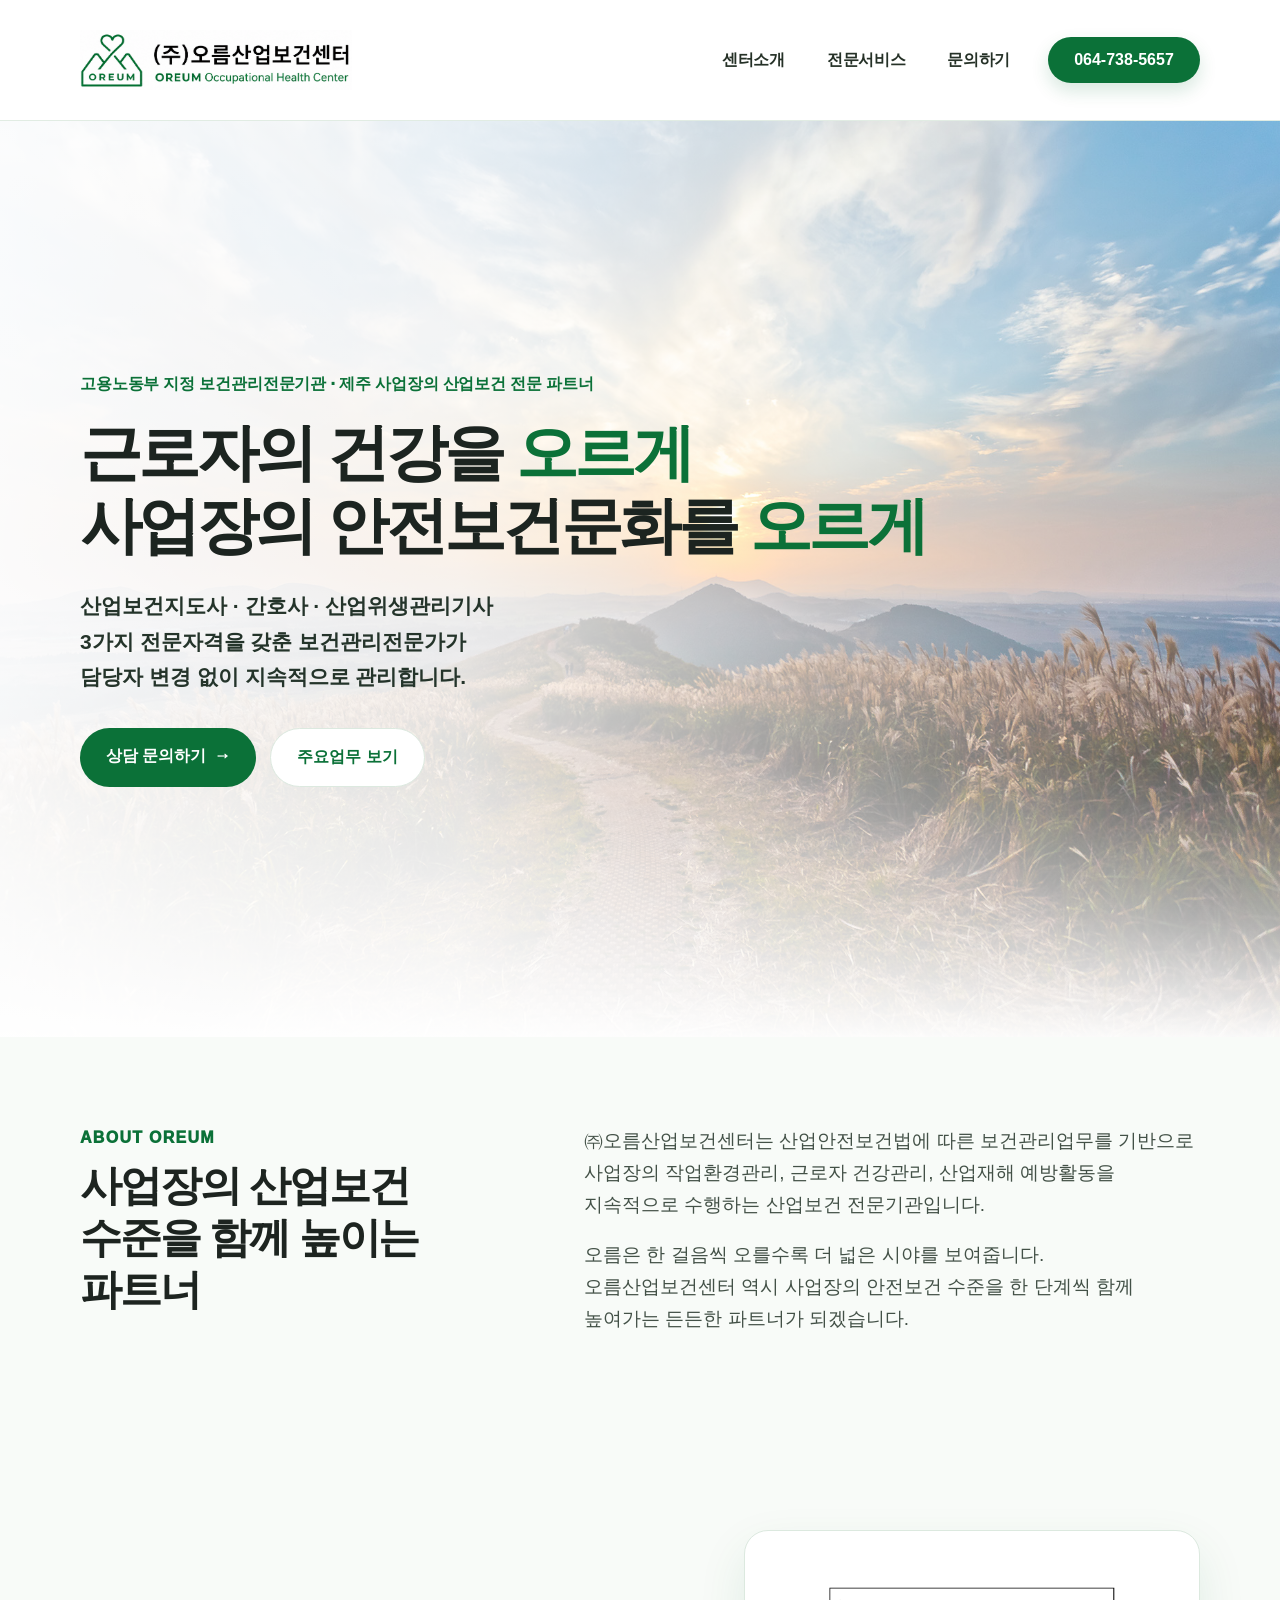
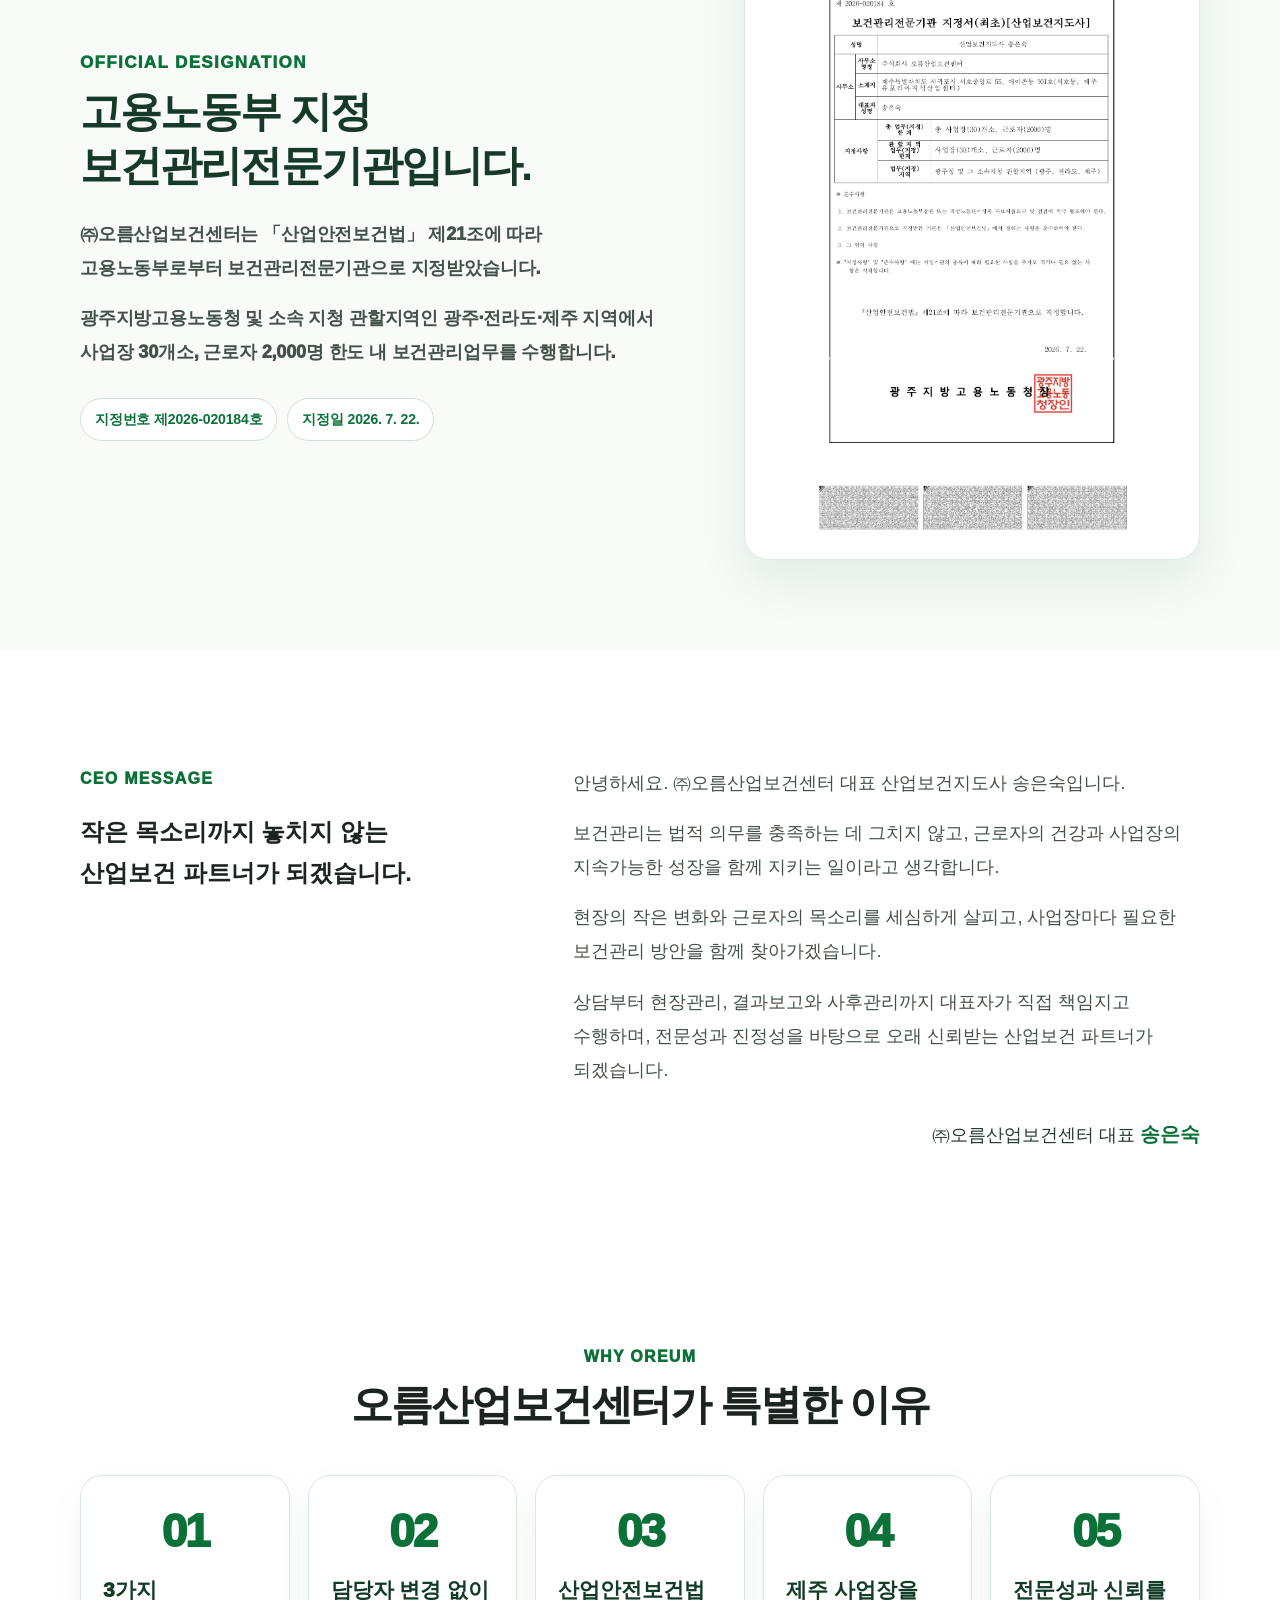
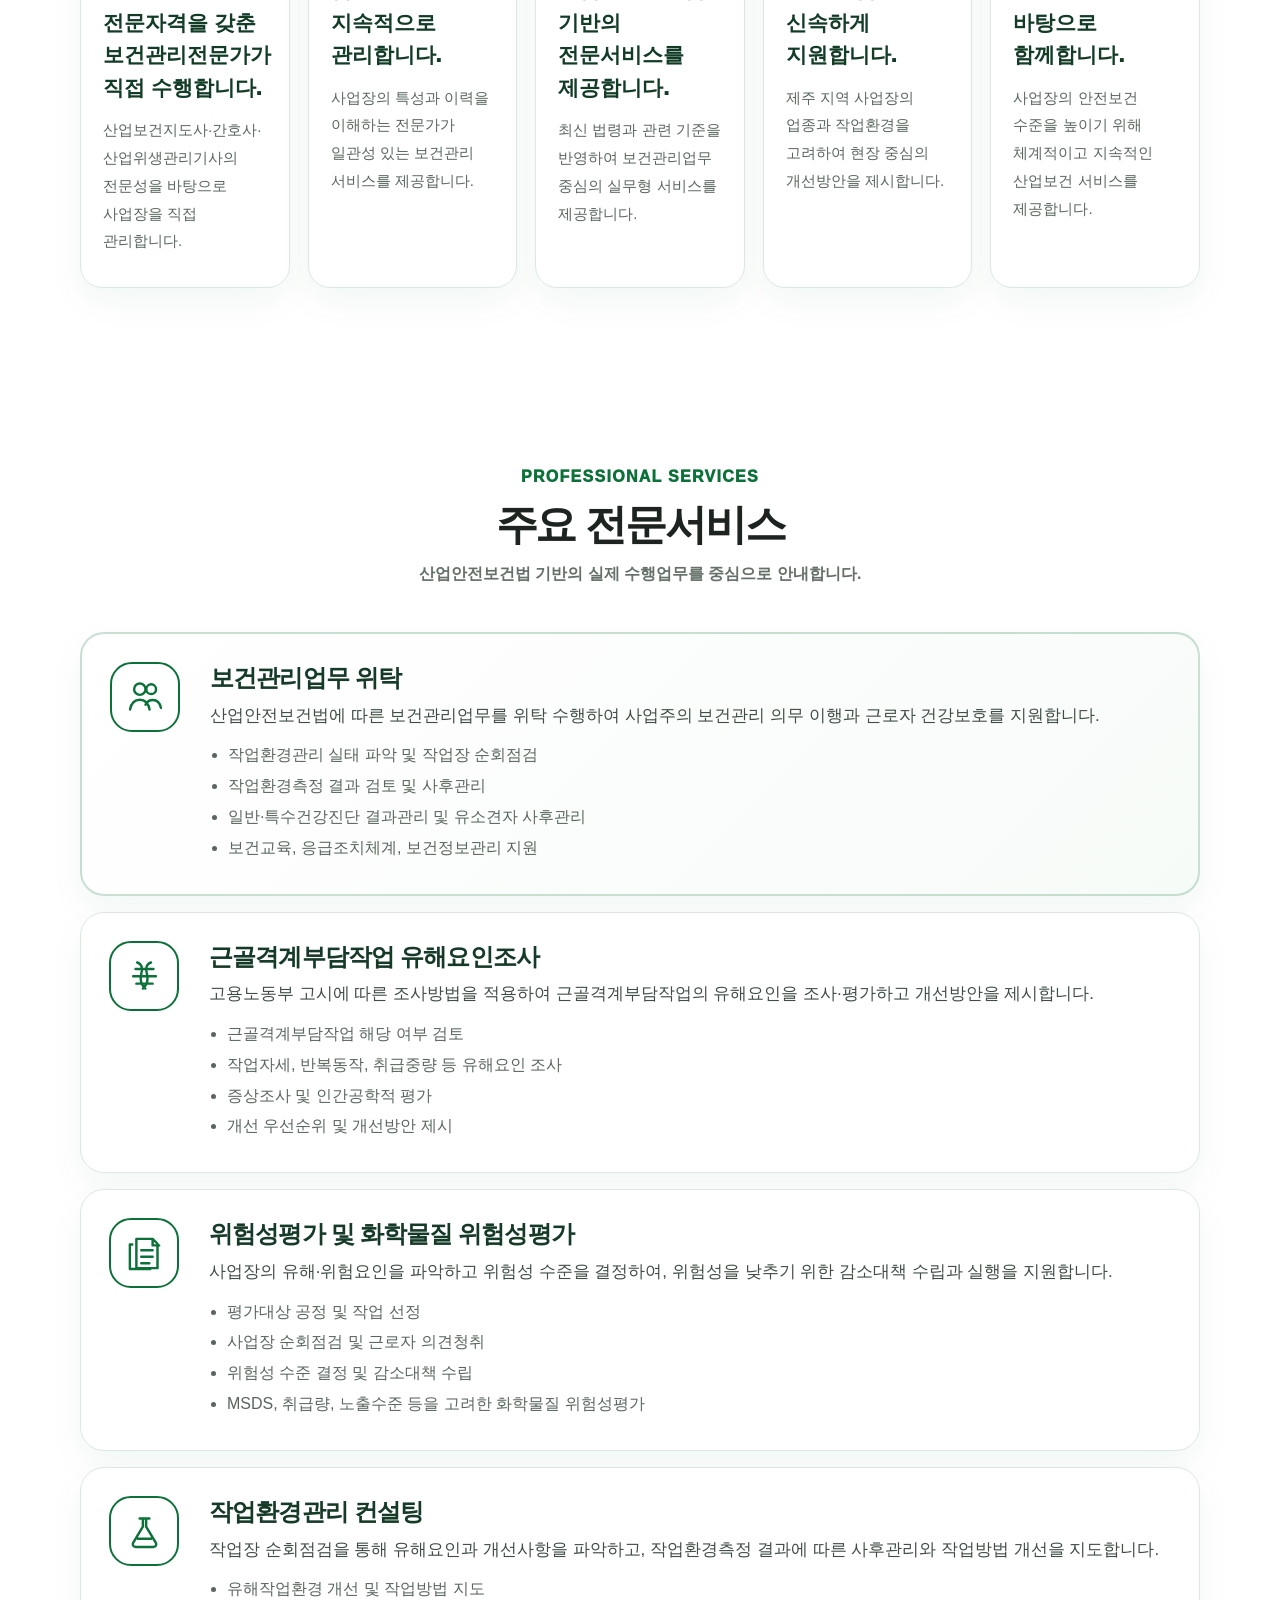
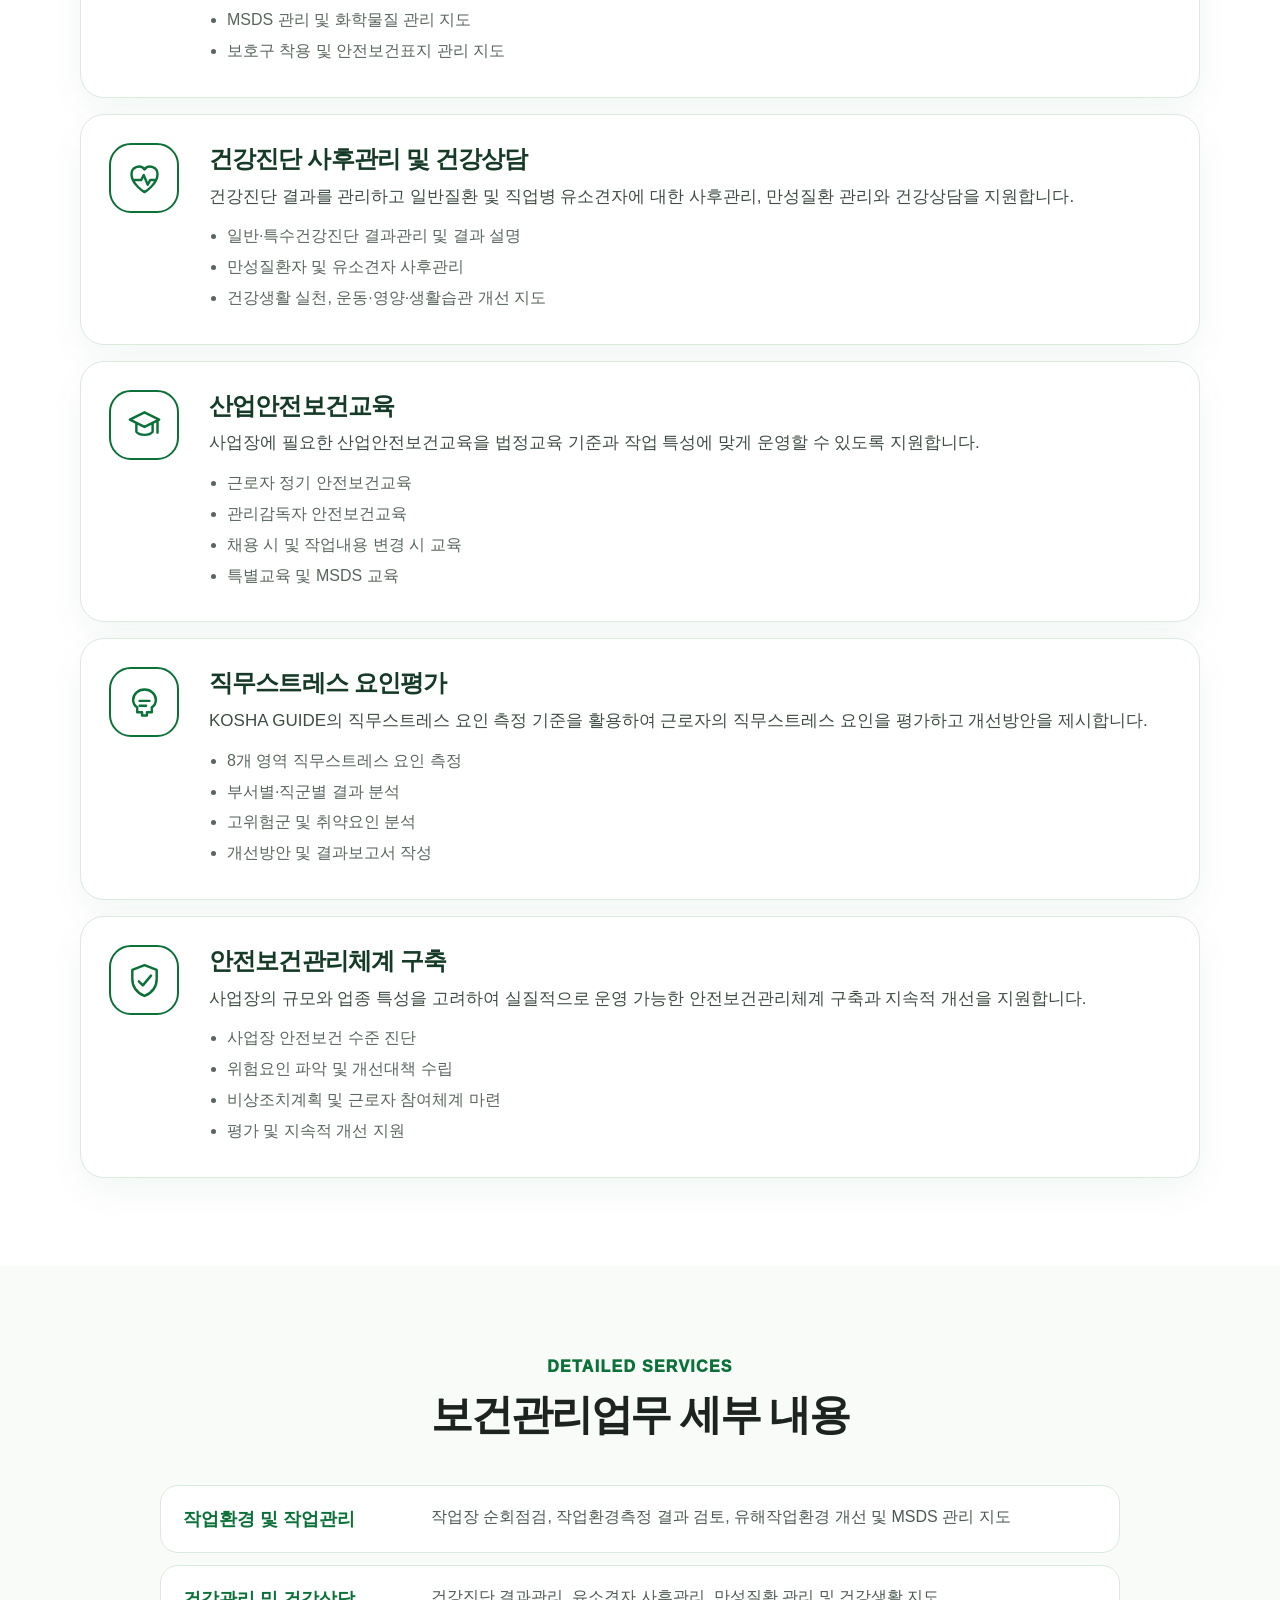
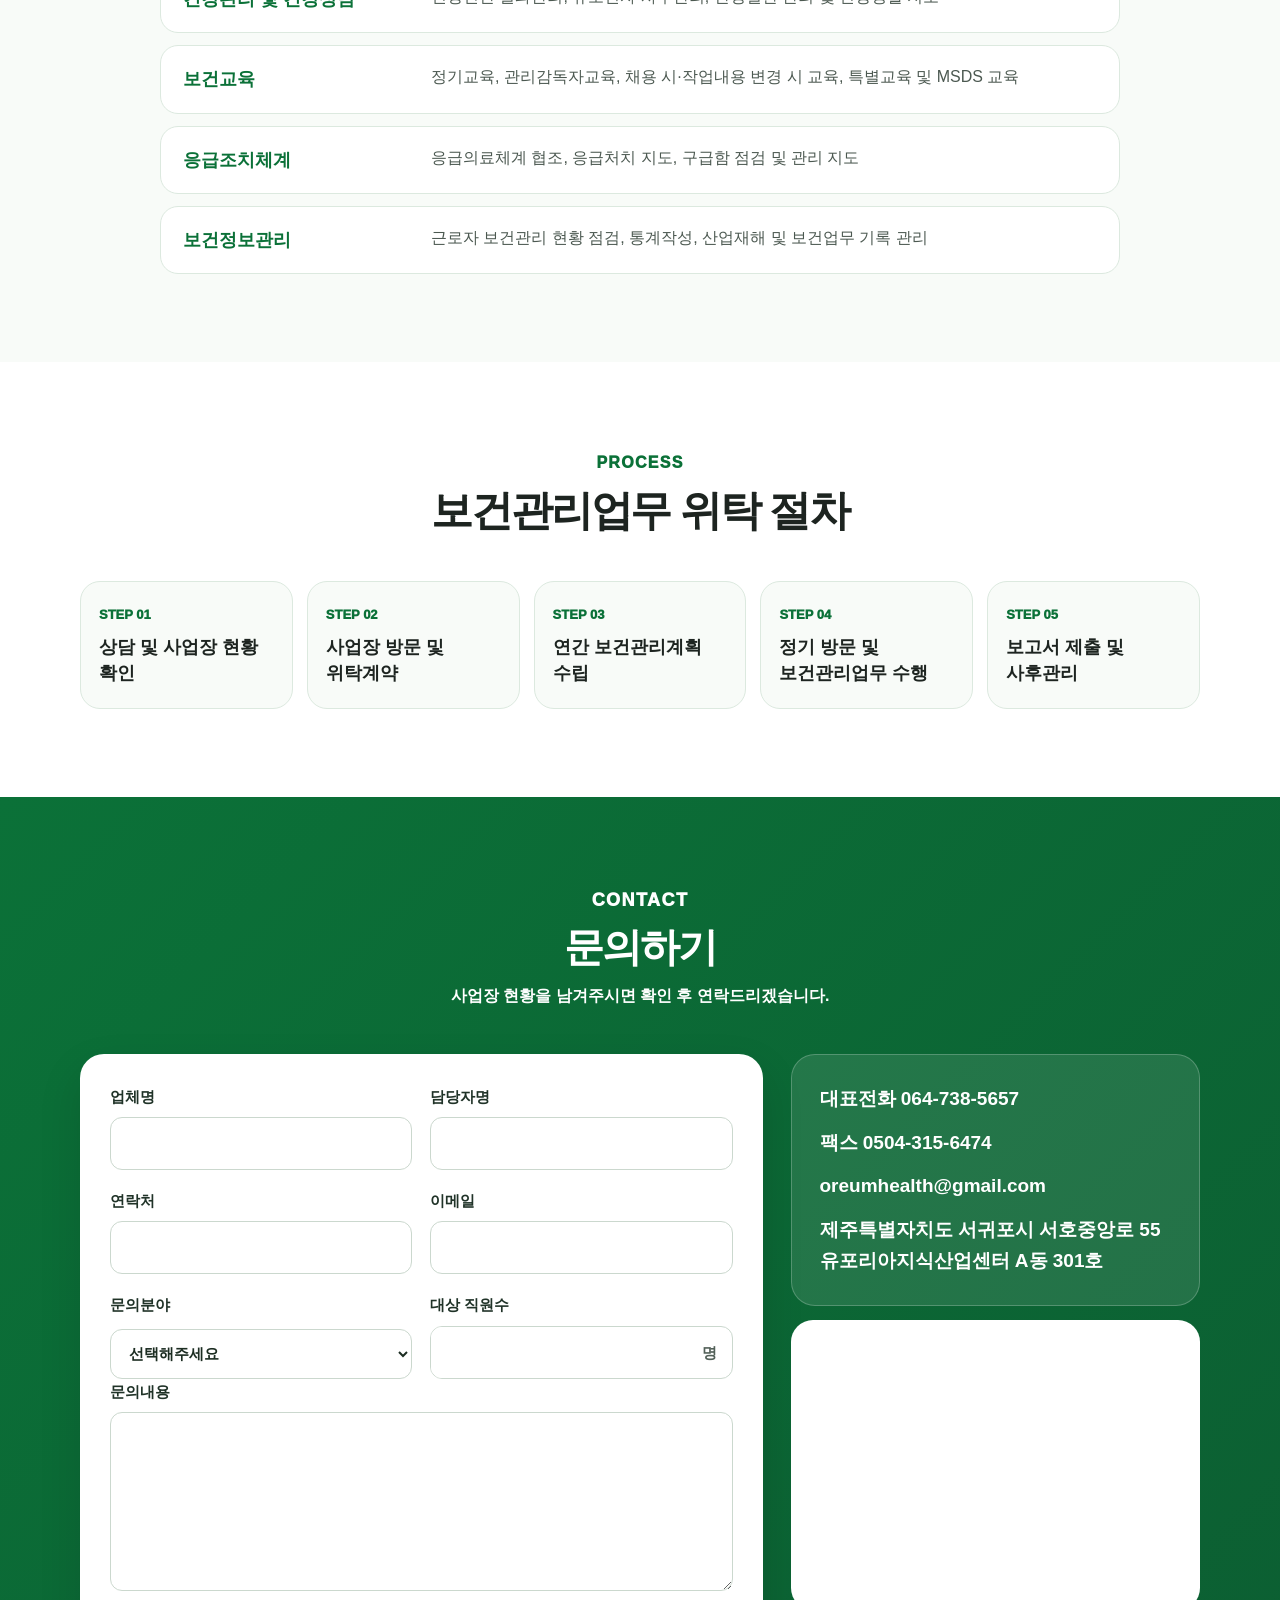
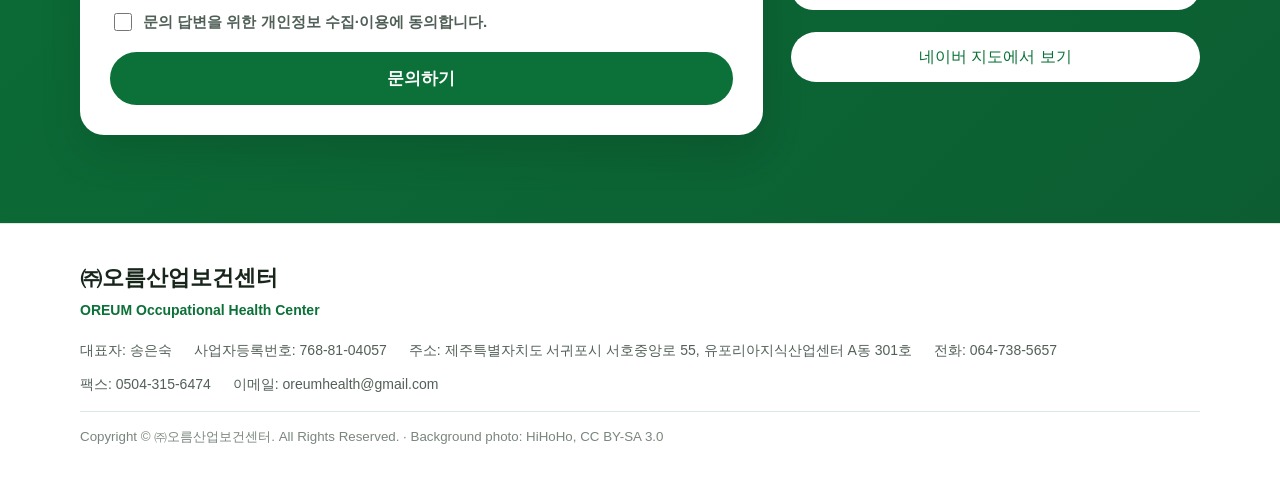
<file: index.html>
<!DOCTYPE html>

<html lang="ko">
<head>
          <meta name="naver-site-verification" content="6df11ce688b4393791a7561c4595c2305bc5caaf" />
<meta charset="utf-8"/>
<meta content="width=device-width, initial-scale=1.0" name="viewport"/>
<title>㈜오름산업보건센터 | OREUM Occupational Health Center</title>
<meta content="제주 사업장의 보건관리업무 위탁, 작업환경관리, 근골격계 유해요인조사, 위험성평가, 산업안전보건교육을 지원하는 고용노동부 지정 보건관리전문기관입니다." name="description"/>
<meta content="㈜오름산업보건센터" property="og:title"/>
<meta content="근로자의 건강을 오르게, 사업장의 안전보건문화를 오르게." property="og:description"/>
<meta content="website" property="og:type"/>
<link rel="icon" type="image/png" href="favicon.png"/>
<link href="style.css" rel="stylesheet"/>
</head>
<body>
<header class="site-header">
<div class="container header-inner">
<a aria-label="오름산업보건센터 홈" class="brand" href="#home">
<img alt="㈜오름산업보건센터 로고" src="header-logo.png"/>
</a>
<button aria-expanded="false" aria-label="메뉴 열기" class="menu-toggle" type="button">☰</button><nav aria-label="주요 메뉴" class="nav"><a href="#about">센터소개</a><a href="#services">전문서비스</a><a href="#contact">문의하기</a></nav>
<a class="phone-btn" href="tel:064-738-5657">064-738-5657</a>
</div>
</header>
<main id="home">
<section class="hero">
<div aria-hidden="true" class="hero-photo"></div>
<div aria-hidden="true" class="hero-shade"></div>
<div class="container hero-inner">
<p class="hero-kicker reveal">고용노동부 지정 보건관리전문기관 · 제주 사업장의 산업보건 전문 파트너</p>
<h1 class="reveal">
          근로자의 건강을 <em>오르게</em><br/>
          사업장의 안전보건문화를 <em>오르게</em>
</h1>
<p class="hero-desc reveal">
          산업보건지도사 · 간호사 · 산업위생관리기사<br/>
          3가지 전문자격을 갖춘 보건관리전문가가<br/>
          담당자 변경 없이 지속적으로 관리합니다.
        </p>
<div class="hero-actions reveal">
<a class="primary" href="#contact">상담 문의하기 <span>→</span></a>
<a class="secondary" href="#services">주요업무 보기</a>
</div>
</div>
</section>
<section class="intro" id="about">
<div class="container intro-grid reveal">
<div>
<p class="eyebrow">About OREUM</p>
<h2>사업장의 산업보건 수준을 함께 높이는 파트너</h2>
</div>
<div class="intro-text">
<p>
            ㈜오름산업보건센터는 산업안전보건법에 따른 보건관리업무를 기반으로
            사업장의 작업환경관리, 근로자 건강관리, 산업재해 예방활동을 지속적으로 수행하는 산업보건 전문기관입니다.
          </p>
<p>
            오름은 한 걸음씩 오를수록 더 넓은 시야를 보여줍니다.
            오름산업보건센터 역시 사업장의 안전보건 수준을 한 단계씩 함께 높여가는 든든한 파트너가 되겠습니다.
          </p>
</div>
</div>
</section>
<section class="designation" aria-labelledby="designation-title">
<div class="container designation-grid reveal">
<div class="designation-copy">
<p class="eyebrow">Official Designation</p>
<h2 id="designation-title">고용노동부 지정<br/>보건관리전문기관입니다.</h2>
<p>㈜오름산업보건센터는 「산업안전보건법」 제21조에 따라 고용노동부로부터 보건관리전문기관으로 지정받았습니다.</p>
<p>광주지방고용노동청 및 소속 지청 관할지역인 광주·전라도·제주 지역에서 사업장 30개소, 근로자 2,000명 한도 내 보건관리업무를 수행합니다.</p>
<div class="designation-meta">
<span>지정번호 제2026-020184호</span>
<span>지정일 2026. 7. 22.</span>
</div>
</div>
<div class="designation-document" aria-label="보건관리전문기관 지정서 이미지">
<img src="assets/designation-certificate.png" alt="㈜오름산업보건센터 보건관리전문기관 지정서"/>
</div>
</div>
</section>
<section class="greeting" id="greeting">
<div class="container greeting-grid reveal">
<div>
<p class="eyebrow">CEO Message</p>
<h2>작은 목소리까지 놓치지 않는<br/>산업보건 파트너가 되겠습니다.</h2>
</div>
<div class="greeting-text">
<p>안녕하세요. ㈜오름산업보건센터 대표 산업보건지도사 송은숙입니다.</p>
<p>보건관리는 법적 의무를 충족하는 데 그치지 않고, 근로자의 건강과 사업장의 지속가능한 성장을 함께 지키는 일이라고 생각합니다.</p>
<p>현장의 작은 변화와 근로자의 목소리를 세심하게 살피고, 사업장마다 필요한 보건관리 방안을 함께 찾아가겠습니다.</p>
<p>상담부터 현장관리, 결과보고와 사후관리까지 대표자가 직접 책임지고 수행하며, 전문성과 진정성을 바탕으로 오래 신뢰받는 산업보건 파트너가 되겠습니다.</p>
<p class="signature">㈜오름산업보건센터 대표 <strong>송은숙</strong></p>
</div>
</div>
</section>
<section class="why">
<div class="container">
<div class="section-title reveal">
<p>Why OREUM</p>
<h2>오름산업보건센터가 특별한 이유</h2>
</div>
<div class="why-grid why-grid-five">
<article class="reveal">
<strong>01</strong>
<h3>3가지 전문자격을 갖춘<br/>보건관리전문가가 직접 수행합니다.</h3>
<p>산업보건지도사·간호사·산업위생관리기사의 전문성을 바탕으로 사업장을 직접 관리합니다.</p>
</article>
<article class="reveal">
<strong>02</strong>
<h3>담당자 변경 없이<br/>지속적으로 관리합니다.</h3>
<p>사업장의 특성과 이력을 이해하는 전문가가 일관성 있는 보건관리 서비스를 제공합니다.</p>
</article>
<article class="reveal">
<strong>03</strong>
<h3>산업안전보건법 기반의<br/>전문서비스를 제공합니다.</h3>
<p>최신 법령과 관련 기준을 반영하여 보건관리업무 중심의 실무형 서비스를 제공합니다.</p>
</article>
<article class="reveal">
<strong>04</strong>
<h3>제주 사업장을<br/>신속하게 지원합니다.</h3>
<p>제주 지역 사업장의 업종과 작업환경을 고려하여 현장 중심의 개선방안을 제시합니다.</p>
</article>
<article class="reveal">
<strong>05</strong>
<h3>전문성과 신뢰를<br/>바탕으로 함께합니다.</h3>
<p>사업장의 안전보건 수준을 높이기 위해 체계적이고 지속적인 산업보건 서비스를 제공합니다.</p>
</article>
</div>
</div>
</section>
<section class="services" id="services">
<div class="container">
<div class="section-title reveal">
<p>Professional Services</p>
<h2>주요 전문서비스</h2>
<span>산업안전보건법 기반의 실제 수행업무를 중심으로 안내합니다.</span>
</div>
<div class="service-list">
<article class="service-card main-service reveal">
<div class="icon"><svg viewbox="0 0 48 48"><path d="M17 22a7 7 0 1 0 0-14 7 7 0 0 0 0 14Zm14-1a6 6 0 1 0 0-12 6 6 0 0 0 0 12ZM5 40c1.5-8 6.4-12 12-12s10.5 4 12 12M24 34c2-3.8 5.2-5.8 9-5.8 4.8 0 8.7 3.3 10 9.8"></path></svg></div>
<div>
<h3>보건관리업무 위탁</h3>
<p>산업안전보건법에 따른 보건관리업무를 위탁 수행하여 사업주의 보건관리 의무 이행과 근로자 건강보호를 지원합니다.</p>
<ul>
<li>작업환경관리 실태 파악 및 작업장 순회점검</li>
<li>작업환경측정 결과 검토 및 사후관리</li>
<li>일반·특수건강진단 결과관리 및 유소견자 사후관리</li>
<li>보건교육, 응급조치체계, 보건정보관리 지원</li>
</ul>
</div>
</article>
<article class="service-card reveal">
<div class="icon"><svg viewbox="0 0 48 48"><path d="M15 8c6 2 7 8 5 14-2 8-1 13 5 18M32 8c-6 2-7 8-5 14 2 8 1 13-5 18M10 25h28M13 16h22M14 34h20"></path></svg></div>
<div>
<h3>근골격계부담작업 유해요인조사</h3>
<p>고용노동부 고시에 따른 조사방법을 적용하여 근골격계부담작업의 유해요인을 조사·평가하고 개선방안을 제시합니다.</p>
<ul>
<li>근골격계부담작업 해당 여부 검토</li>
<li>작업자세, 반복동작, 취급중량 등 유해요인 조사</li>
<li>증상조사 및 인간공학적 평가</li>
<li>개선 우선순위 및 개선방안 제시</li>
</ul>
</div>
</article>
<article class="service-card reveal">
<div class="icon"><svg viewbox="0 0 48 48"><path d="M14 6h20l6 6v30H14V6Zm20 0v8h8M20 20h14M20 28h14M20 36h10M9 13H6v30h25"></path></svg></div>
<div>
<h3>위험성평가 및 화학물질 위험성평가</h3>
<p>사업장의 유해·위험요인을 파악하고 위험성 수준을 결정하여, 위험성을 낮추기 위한 감소대책 수립과 실행을 지원합니다.</p>
<ul>
<li>평가대상 공정 및 작업 선정</li>
<li>사업장 순회점검 및 근로자 의견청취</li>
<li>위험성 수준 결정 및 감소대책 수립</li>
<li>MSDS, 취급량, 노출수준 등을 고려한 화학물질 위험성평가</li>
</ul>
</div>
</article>
<article class="service-card reveal">
<div class="icon"><svg viewbox="0 0 48 48"><path d="M22 8v10L10 38c-1.5 2.6.2 5 3.2 5h21.6c3 0 4.7-2.4 3.2-5L26 18V8M18 8h12M16 33h16"></path></svg></div>
<div>
<h3>작업환경관리 컨설팅</h3>
<p>작업장 순회점검을 통해 유해요인과 개선사항을 파악하고, 작업환경측정 결과에 따른 사후관리와 작업방법 개선을 지도합니다.</p>
<ul>
<li>유해작업환경 개선 및 작업방법 지도</li>
<li>MSDS 관리 및 화학물질 관리 지도</li>
<li>보호구 착용 및 안전보건표지 관리 지도</li>
</ul>
</div>
</article>
<article class="service-card reveal">
<div class="icon"><svg viewbox="0 0 48 48"><path d="M24 42s-16-9.5-16-22A9 9 0 0 1 24 14a9 9 0 0 1 16 6c0 12.5-16 22-16 22ZM12 27h8l3-6 5 12 3-6h5"></path></svg></div>
<div>
<h3>건강진단 사후관리 및 건강상담</h3>
<p>건강진단 결과를 관리하고 일반질환 및 직업병 유소견자에 대한 사후관리, 만성질환 관리와 건강상담을 지원합니다.</p>
<ul>
<li>일반·특수건강진단 결과관리 및 결과 설명</li>
<li>만성질환자 및 유소견자 사후관리</li>
<li>건강생활 실천, 운동·영양·생활습관 개선 지도</li>
</ul>
</div>
</article>
<article class="service-card reveal">
<div class="icon"><svg viewbox="0 0 48 48"><path d="M6 18 24 9l18 9-18 9-18-9Zm8 5v10c4 5 16 5 20 0V23M40 20v14"></path></svg></div>
<div>
<h3>산업안전보건교육</h3>
<p>사업장에 필요한 산업안전보건교육을 법정교육 기준과 작업 특성에 맞게 운영할 수 있도록 지원합니다.</p>
<ul>
<li>근로자 정기 안전보건교육</li>
<li>관리감독자 안전보건교육</li>
<li>채용 시 및 작업내용 변경 시 교육</li>
<li>특별교육 및 MSDS 교육</li>
</ul>
</div>
</article>
<article class="service-card reveal">
<div class="icon"><svg viewbox="0 0 48 48"><path d="M24 8c-8 0-14 5.7-14 13 0 4 2 7 5 9v6h6v4h6v-4h6v-6c3-2 5-5 5-9 0-7.3-6-13-14-13ZM18 22h12M18 28h8"></path></svg></div>
<div>
<h3>직무스트레스 요인평가</h3>
<p>KOSHA GUIDE의 직무스트레스 요인 측정 기준을 활용하여 근로자의 직무스트레스 요인을 평가하고 개선방안을 제시합니다.</p>
<ul>
<li>8개 영역 직무스트레스 요인 측정</li>
<li>부서별·직군별 결과 분석</li>
<li>고위험군 및 취약요인 분석</li>
<li>개선방안 및 결과보고서 작성</li>
</ul>
</div>
</article>
<article class="service-card reveal">
<div class="icon"><svg viewbox="0 0 48 48"><path d="M24 5 39 11v11c0 10-6 17-15 21C15 39 9 32 9 22V11l15-6Zm-7 20 5 5 10-12"></path></svg></div>
<div>
<h3>안전보건관리체계 구축</h3>
<p>사업장의 규모와 업종 특성을 고려하여 실질적으로 운영 가능한 안전보건관리체계 구축과 지속적 개선을 지원합니다.</p>
<ul>
<li>사업장 안전보건 수준 진단</li>
<li>위험요인 파악 및 개선대책 수립</li>
<li>비상조치계획 및 근로자 참여체계 마련</li>
<li>평가 및 지속적 개선 지원</li>
</ul>
</div>
</article>
</div>
</div>
</section>
<section class="detail-services">
<div class="container">
<div class="section-title reveal">
<p>Detailed Services</p>
<h2>보건관리업무 세부 내용</h2>
</div>
<div class="detail-list reveal">
<div><strong>작업환경 및 작업관리</strong><span>작업장 순회점검, 작업환경측정 결과 검토, 유해작업환경 개선 및 MSDS 관리 지도</span></div>
<div><strong>건강관리 및 건강상담</strong><span>건강진단 결과관리, 유소견자 사후관리, 만성질환 관리 및 건강생활 지도</span></div>
<div><strong>보건교육</strong><span>정기교육, 관리감독자교육, 채용 시·작업내용 변경 시 교육, 특별교육 및 MSDS 교육</span></div>
<div><strong>응급조치체계</strong><span>응급의료체계 협조, 응급처치 지도, 구급함 점검 및 관리 지도</span></div>
<div><strong>보건정보관리</strong><span>근로자 보건관리 현황 점검, 통계작성, 산업재해 및 보건업무 기록 관리</span></div>
</div>
</div>
</section>
<section class="process">
<div class="container">
<div class="section-title reveal">
<p>Process</p>
<h2>보건관리업무 위탁 절차</h2>
</div>
<div class="process-grid reveal">
<div><span>STEP 01</span><strong>상담 및 사업장 현황 확인</strong></div>
<div><span>STEP 02</span><strong>사업장 방문 및 위탁계약</strong></div>
<div><span>STEP 03</span><strong>연간 보건관리계획 수립</strong></div>
<div><span>STEP 04</span><strong>정기 방문 및 보건관리업무 수행</strong></div>
<div><span>STEP 05</span><strong>보고서 제출 및 사후관리</strong></div>
</div>
</div>
</section>
<section class="contact" id="contact">
<div class="container">
<div class="section-title contact-title reveal">
<p>Contact</p>
<h2>문의하기</h2>
<span>사업장 현황을 남겨주시면 확인 후 연락드리겠습니다.</span>
</div>
<div class="contact-layout reveal">
<form action="https://formsubmit.co/oreumhealth@gmail.com" class="inquiry-form" method="POST">
<input name="_subject" type="hidden" value="[오름산업보건센터 홈페이지 문의]"/>
<input name="_captcha" type="hidden" value="false"/>
<input autocomplete="off" class="hidden-field" name="_honey" tabindex="-1" type="text"/>
<div class="form-grid">
<label>업체명<input name="업체명" required="" type="text"/></label>
<label>담당자명<input name="담당자명" required="" type="text"/></label>
<label>연락처<input name="연락처" placeholder="" required="" type="tel"/></label>
<label>이메일<input name="이메일" required="" type="email"/></label>
<label>문의분야
            <select name="문의분야" required="">
<option value="">선택해주세요</option>
<option>보건관리업무 위탁</option>
<option>근골격계부담작업 유해요인조사</option>
<option>위험성평가 및 화학물질 위험성평가</option>
<option>작업환경관리 컨설팅</option>
<option>건강진단 사후관리 및 건강상담</option>
<option>산업안전보건교육</option>
<option>직무스트레스 요인평가</option>
<option>안전보건관리체계 구축</option>
</select>
</label>
<label>대상 직원수
            <span class="employee-input"><input inputmode="numeric" min="1" name="대상 직원수" type="number"/><b>명</b></span>
</label>
</div>
<label>문의내용<textarea name="문의내용" required="" rows="6"></textarea></label>
<label class="privacy-check"><input required="" type="checkbox"/> 문의 답변을 위한 개인정보 수집·이용에 동의합니다.</label>
<button class="submit-btn" type="submit">문의하기</button>
</form>
<aside class="contact-side">
<div class="contact-box">
<a href="tel:064-738-5657">대표전화 064-738-5657</a>

<span>팩스 0504-315-6474</span>
<a href="mailto:oreumhealth@gmail.com">oreumhealth@gmail.com</a>
<span>제주특별자치도 서귀포시 서호중앙로 55<br/>유포리아지식산업센터 A동 301호</span>
</div>
<iframe class="map-frame" loading="lazy" src="https://maps.google.com/maps?q=%EC%A0%9C%EC%A3%BC%ED%8A%B9%EB%B3%84%EC%9E%90%EC%B9%98%EB%8F%84%20%EC%84%9C%EA%B7%80%ED%8F%AC%EC%8B%9C%20%EC%84%9C%ED%98%B8%EC%A4%91%EC%95%99%EB%A1%9C%2055&amp;t=&amp;z=15&amp;ie=UTF8&amp;iwloc=&amp;output=embed" title="오름산업보건센터 위치"></iframe>
<a class="map-link" href="https://map.naver.com/p/search/%EC%A0%9C%EC%A3%BC%ED%8A%B9%EB%B3%84%EC%9E%90%EC%B9%98%EB%8F%84%20%EC%84%9C%EA%B7%80%ED%8F%AC%EC%8B%9C%20%EC%84%9C%ED%98%B8%EC%A4%91%EC%95%99%EB%A1%9C%2055" rel="noopener" target="_blank">네이버 지도에서 보기</a>
</aside>
</div>
</div>
</section>
</main>
<footer>
<div class="container footer-inner">
<div class="footer-brand">
<strong>㈜오름산업보건센터</strong>
<span>OREUM Occupational Health Center</span>
</div>
<div class="footer-info"><span>대표자: 송은숙</span><span>사업자등록번호: 768-81-04057</span><span>주소: 제주특별자치도 서귀포시 서호중앙로 55, 유포리아지식산업센터 A동 301호</span><span>전화: 064-738-5657</span><span>팩스: 0504-315-6474</span><span>이메일: oreumhealth@gmail.com</span></div>
<small>Copyright © ㈜오름산업보건센터. All Rights Reserved. · Background photo: HiHoHo, CC BY-SA 3.0</small>
</div>
</footer>
<a class="floating-call" href="tel:064-738-5657">전화 문의</a>
<script src="script.js"></script>
</body>
</html>
</file>
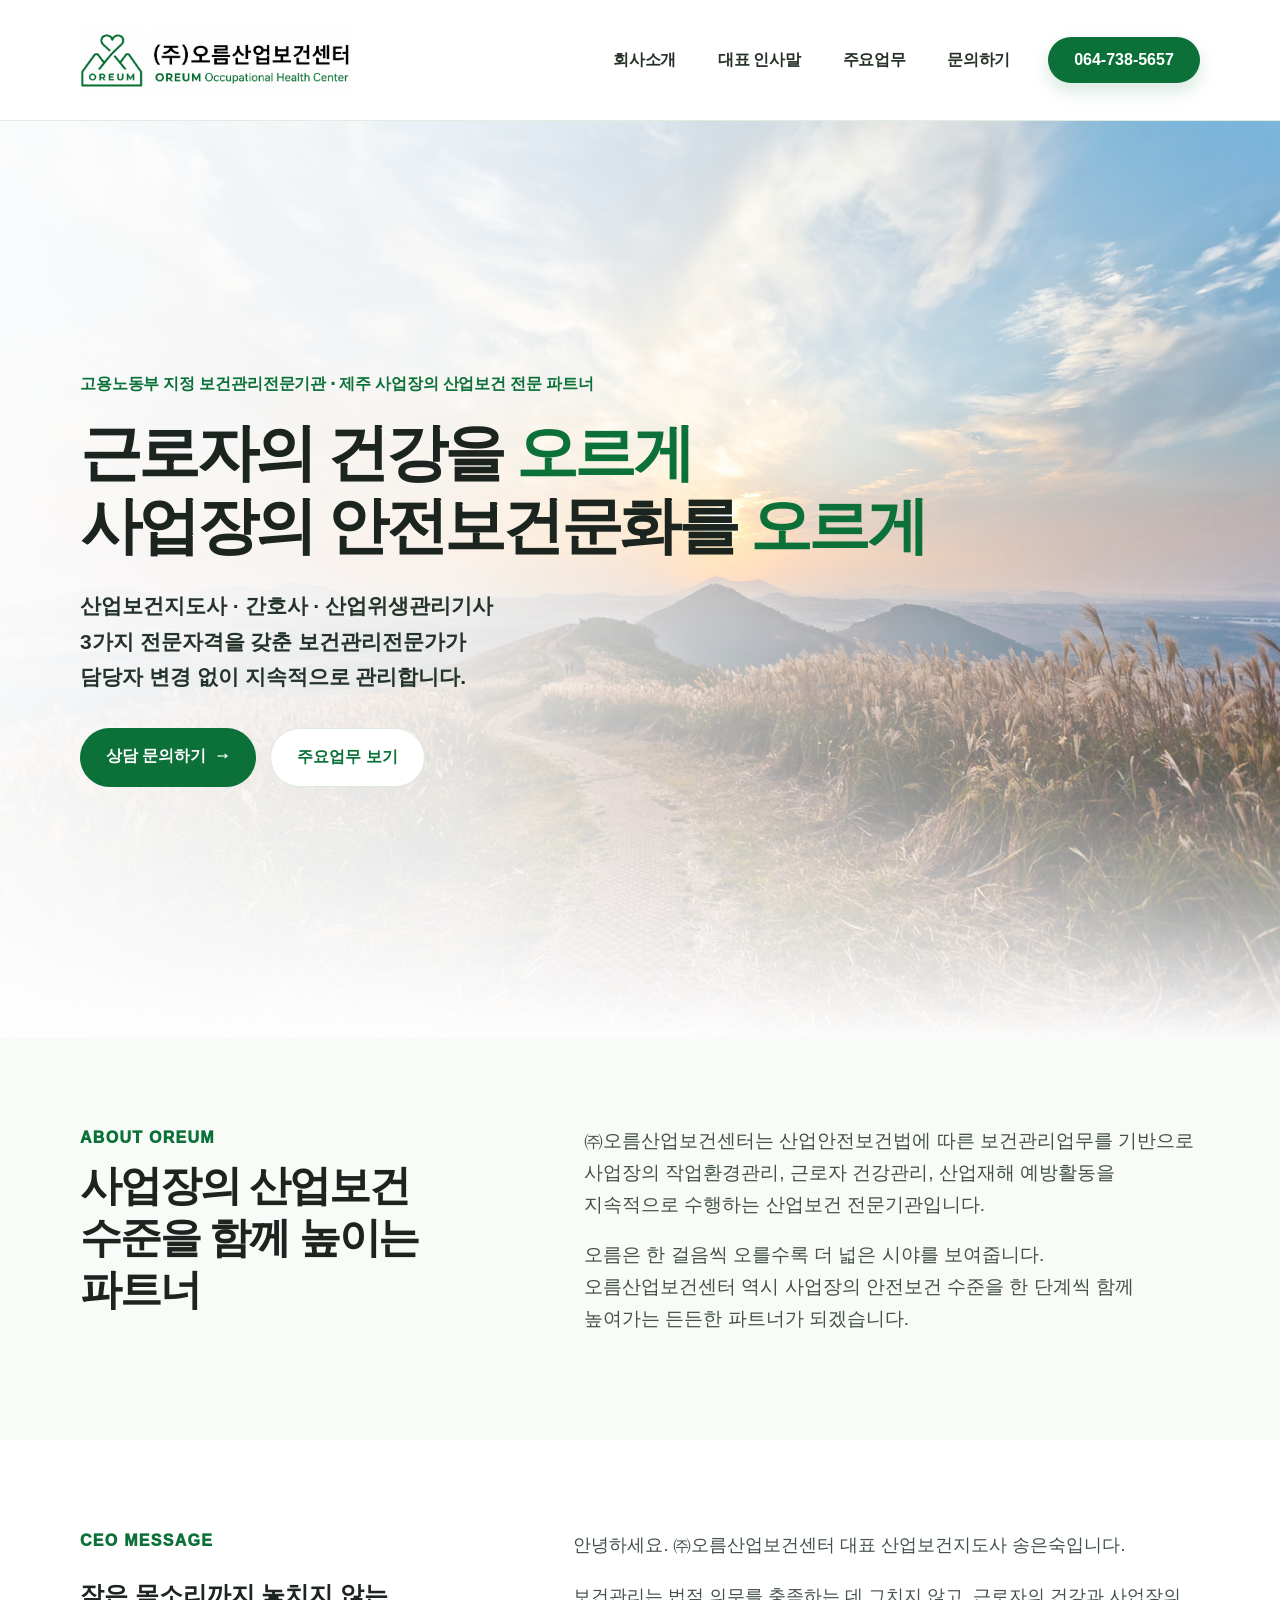
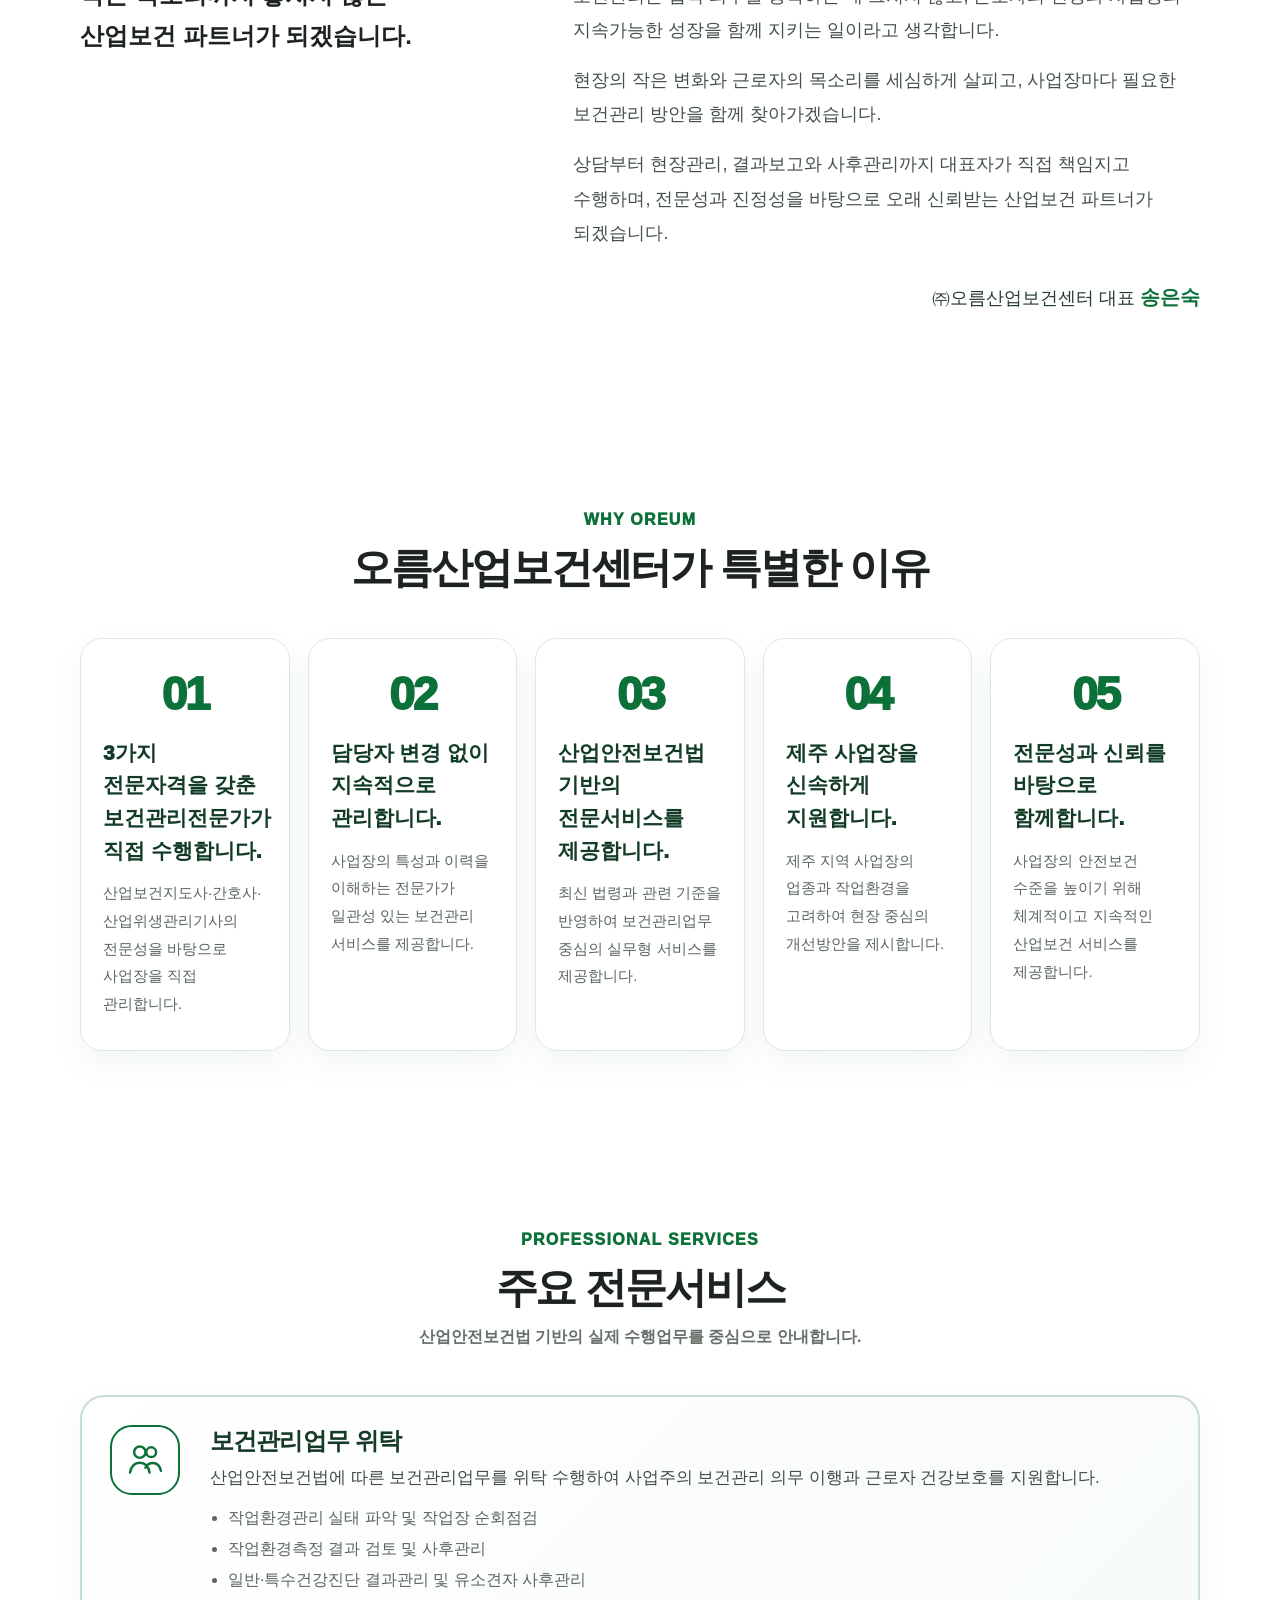
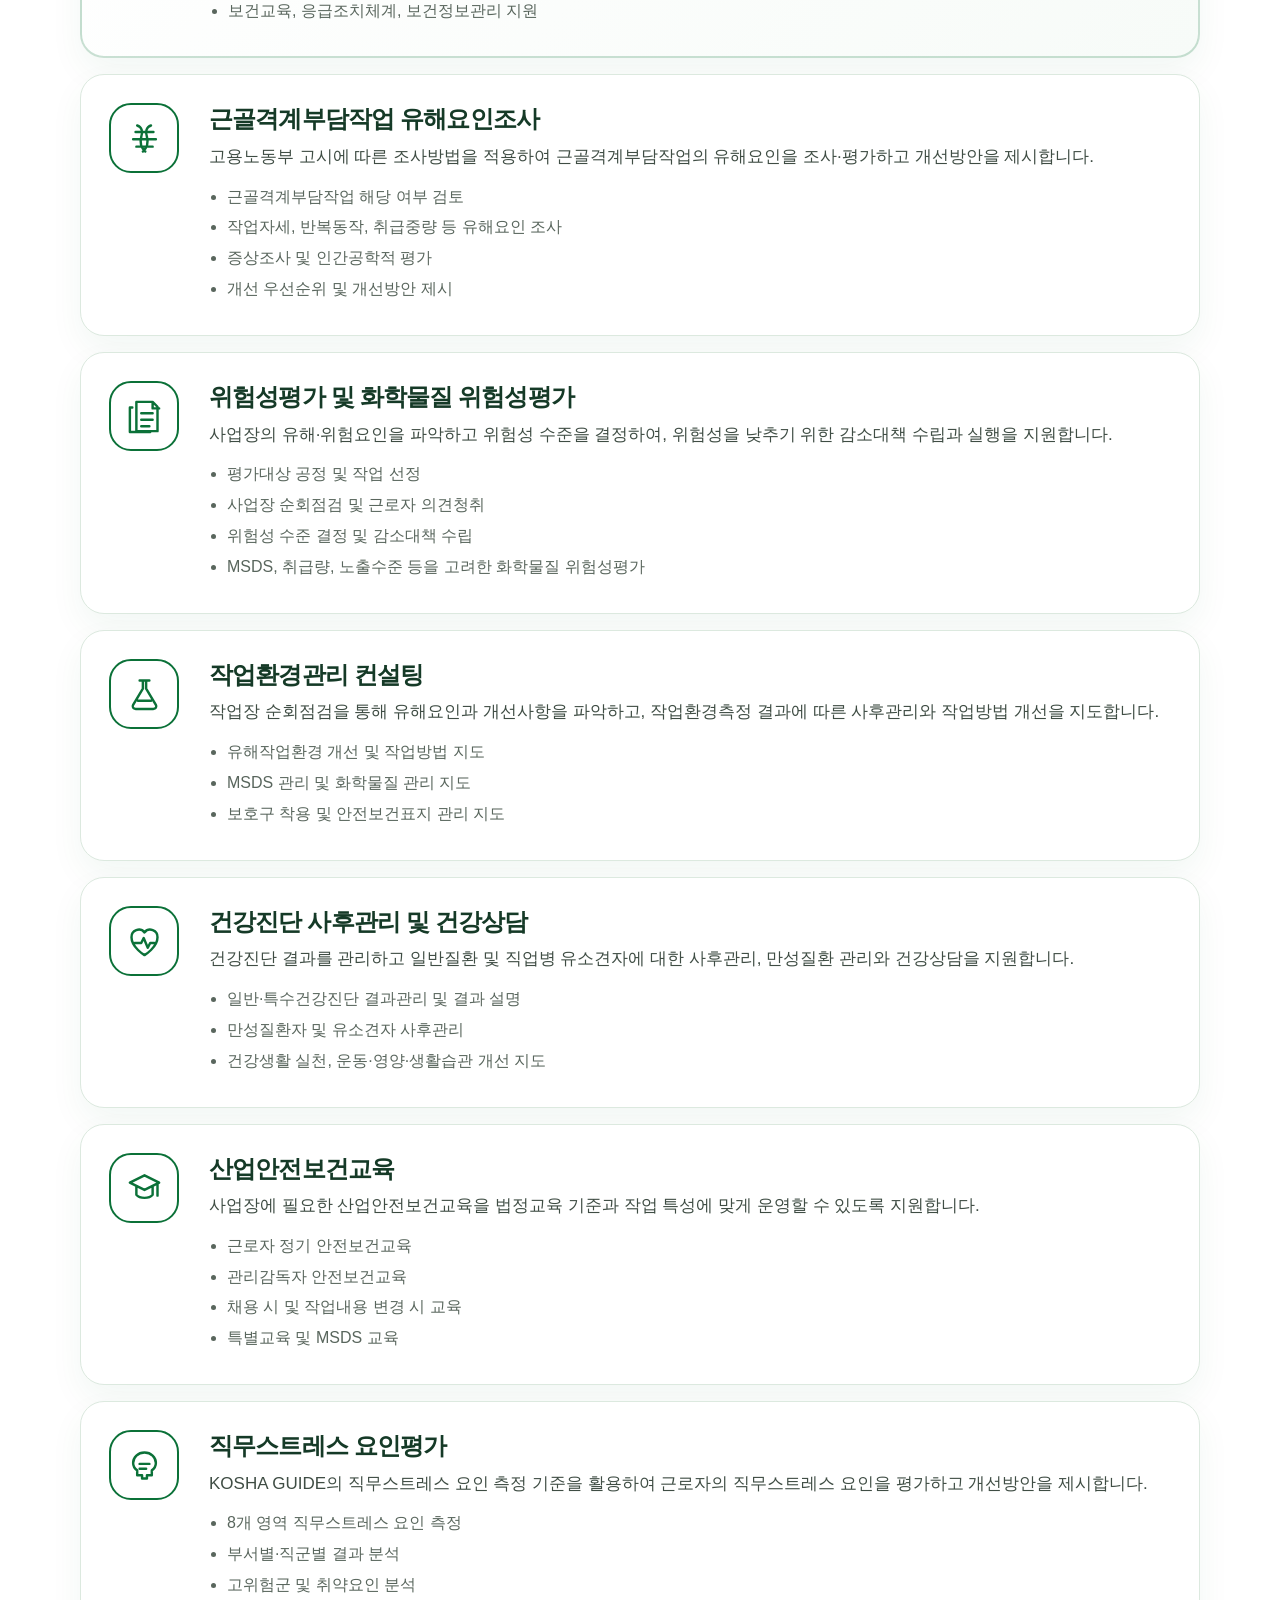
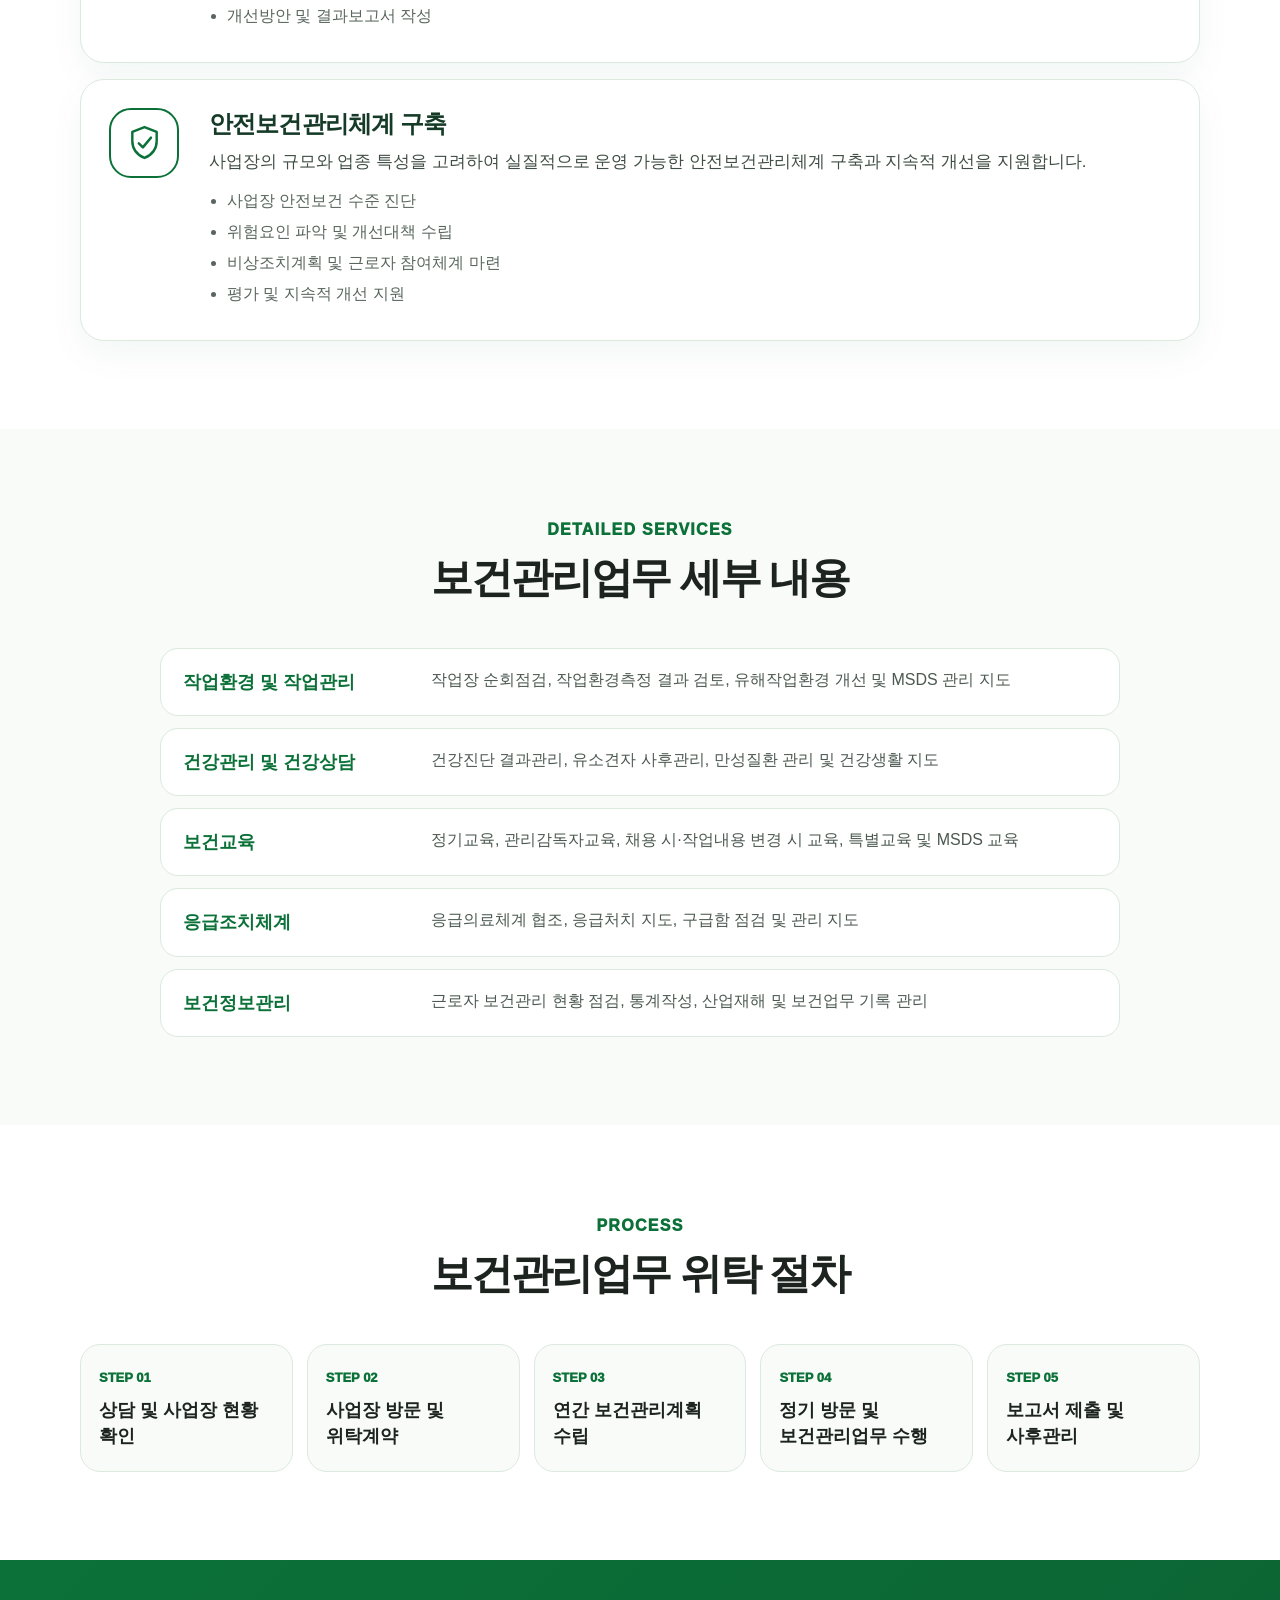
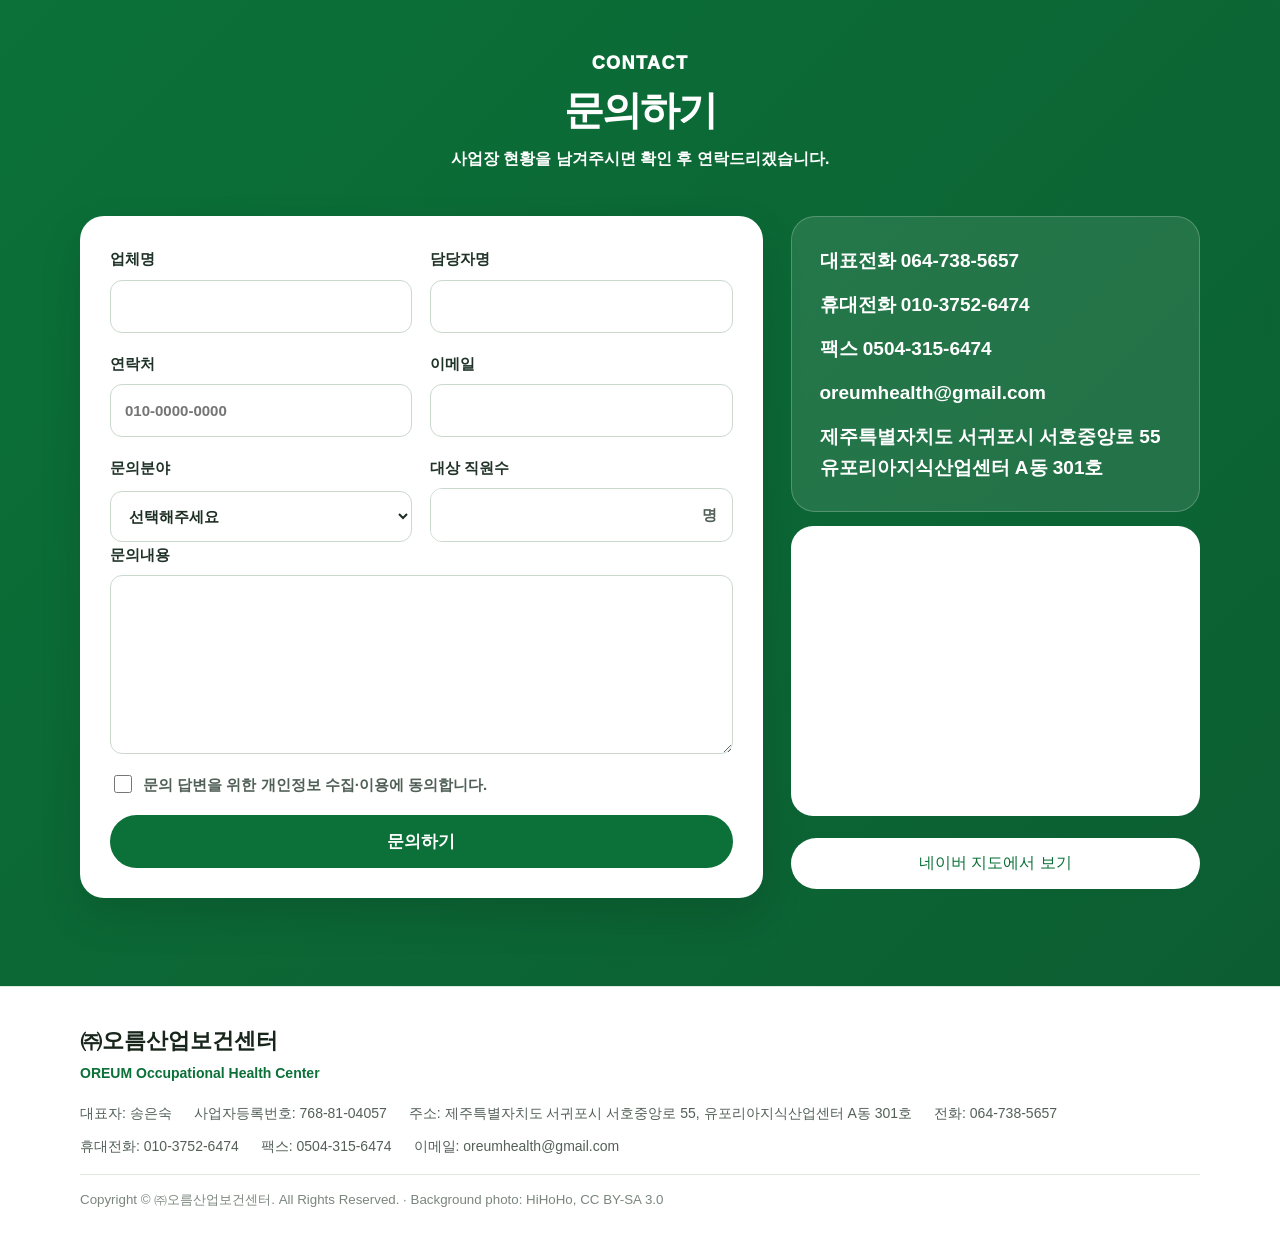
<file: 새 폴더/index.html>
<!DOCTYPE html>

<html lang="ko">
<head>
<meta charset="utf-8"/>
<meta content="width=device-width, initial-scale=1.0" name="viewport"/>
<title>㈜오름산업보건센터 | OREUM Occupational Health Center</title>
<meta content="제주 사업장의 보건관리업무 위탁, 작업환경관리, 근골격계 유해요인조사, 위험성평가, 산업안전보건교육을 지원하는 고용노동부 지정 보건관리전문기관입니다." name="description"/>
<meta content="㈜오름산업보건센터" property="og:title"/>
<meta content="근로자의 건강을 오르게, 사업장의 안전보건문화를 오르게." property="og:description"/>
<meta content="website" property="og:type"/>
<link href="style.css" rel="stylesheet"/>
</head>
<body>
<header class="site-header">
<div class="container header-inner">
<a aria-label="오름산업보건센터 홈" class="brand" href="#home">
<img alt="㈜오름산업보건센터 로고" src="header-logo.png"/>
</a>
<button aria-expanded="false" aria-label="메뉴 열기" class="menu-toggle" type="button">☰</button><nav aria-label="주요 메뉴" class="nav"><a href="#about">회사소개</a><a href="#greeting">대표 인사말</a><a href="#services">주요업무</a><a href="#contact">문의하기</a></nav>
<a class="phone-btn" href="tel:064-738-5657">064-738-5657</a>
</div>
</header>
<main id="home">
<section class="hero">
<div aria-hidden="true" class="hero-photo"></div>
<div aria-hidden="true" class="hero-shade"></div>
<div class="container hero-inner">
<p class="hero-kicker reveal">고용노동부 지정 보건관리전문기관 · 제주 사업장의 산업보건 전문 파트너</p>
<h1 class="reveal">
          근로자의 건강을 <em>오르게</em><br/>
          사업장의 안전보건문화를 <em>오르게</em>
</h1>
<p class="hero-desc reveal">
          산업보건지도사 · 간호사 · 산업위생관리기사<br/>
          3가지 전문자격을 갖춘 보건관리전문가가<br/>
          담당자 변경 없이 지속적으로 관리합니다.
        </p>
<div class="hero-actions reveal">
<a class="primary" href="#contact">상담 문의하기 <span>→</span></a>
<a class="secondary" href="#services">주요업무 보기</a>
</div>
</div>
</section>
<section class="intro" id="about">
<div class="container intro-grid reveal">
<div>
<p class="eyebrow">About OREUM</p>
<h2>사업장의 산업보건 수준을 함께 높이는 파트너</h2>
</div>
<div class="intro-text">
<p>
            ㈜오름산업보건센터는 산업안전보건법에 따른 보건관리업무를 기반으로
            사업장의 작업환경관리, 근로자 건강관리, 산업재해 예방활동을 지속적으로 수행하는 산업보건 전문기관입니다.
          </p>
<p>
            오름은 한 걸음씩 오를수록 더 넓은 시야를 보여줍니다.
            오름산업보건센터 역시 사업장의 안전보건 수준을 한 단계씩 함께 높여가는 든든한 파트너가 되겠습니다.
          </p>
</div>
</div>
</section><section class="greeting" id="greeting">
<div class="container greeting-grid reveal">
<div>
<p class="eyebrow">CEO Message</p>
<h2>작은 목소리까지 놓치지 않는<br/>산업보건 파트너가 되겠습니다.</h2>
</div>
<div class="greeting-text">
<p>안녕하세요. ㈜오름산업보건센터 대표 산업보건지도사 송은숙입니다.</p>
<p>보건관리는 법적 의무를 충족하는 데 그치지 않고, 근로자의 건강과 사업장의 지속가능한 성장을 함께 지키는 일이라고 생각합니다.</p>
<p>현장의 작은 변화와 근로자의 목소리를 세심하게 살피고, 사업장마다 필요한 보건관리 방안을 함께 찾아가겠습니다.</p>
<p>상담부터 현장관리, 결과보고와 사후관리까지 대표자가 직접 책임지고 수행하며, 전문성과 진정성을 바탕으로 오래 신뢰받는 산업보건 파트너가 되겠습니다.</p>
<p class="signature">㈜오름산업보건센터 대표 <strong>송은숙</strong></p>
</div>
</div>
</section>
<section class="why">
<div class="container">
<div class="section-title reveal">
<p>Why OREUM</p>
<h2>오름산업보건센터가 특별한 이유</h2>
</div>
<div class="why-grid why-grid-five">
<article class="reveal">
<strong>01</strong>
<h3>3가지 전문자격을 갖춘<br/>보건관리전문가가 직접 수행합니다.</h3>
<p>산업보건지도사·간호사·산업위생관리기사의 전문성을 바탕으로 사업장을 직접 관리합니다.</p>
</article>
<article class="reveal">
<strong>02</strong>
<h3>담당자 변경 없이<br/>지속적으로 관리합니다.</h3>
<p>사업장의 특성과 이력을 이해하는 전문가가 일관성 있는 보건관리 서비스를 제공합니다.</p>
</article>
<article class="reveal">
<strong>03</strong>
<h3>산업안전보건법 기반의<br/>전문서비스를 제공합니다.</h3>
<p>최신 법령과 관련 기준을 반영하여 보건관리업무 중심의 실무형 서비스를 제공합니다.</p>
</article>
<article class="reveal">
<strong>04</strong>
<h3>제주 사업장을<br/>신속하게 지원합니다.</h3>
<p>제주 지역 사업장의 업종과 작업환경을 고려하여 현장 중심의 개선방안을 제시합니다.</p>
</article>
<article class="reveal">
<strong>05</strong>
<h3>전문성과 신뢰를<br/>바탕으로 함께합니다.</h3>
<p>사업장의 안전보건 수준을 높이기 위해 체계적이고 지속적인 산업보건 서비스를 제공합니다.</p>
</article>
</div>
</div>
</section>
<section class="services" id="services">
<div class="container">
<div class="section-title reveal">
<p>Professional Services</p>
<h2>주요 전문서비스</h2>
<span>산업안전보건법 기반의 실제 수행업무를 중심으로 안내합니다.</span>
</div>
<div class="service-list">
<article class="service-card main-service reveal">
<div class="icon"><svg viewbox="0 0 48 48"><path d="M17 22a7 7 0 1 0 0-14 7 7 0 0 0 0 14Zm14-1a6 6 0 1 0 0-12 6 6 0 0 0 0 12ZM5 40c1.5-8 6.4-12 12-12s10.5 4 12 12M24 34c2-3.8 5.2-5.8 9-5.8 4.8 0 8.7 3.3 10 9.8"></path></svg></div>
<div>
<h3>보건관리업무 위탁</h3>
<p>산업안전보건법에 따른 보건관리업무를 위탁 수행하여 사업주의 보건관리 의무 이행과 근로자 건강보호를 지원합니다.</p>
<ul>
<li>작업환경관리 실태 파악 및 작업장 순회점검</li>
<li>작업환경측정 결과 검토 및 사후관리</li>
<li>일반·특수건강진단 결과관리 및 유소견자 사후관리</li>
<li>보건교육, 응급조치체계, 보건정보관리 지원</li>
</ul>
</div>
</article>
<article class="service-card reveal">
<div class="icon"><svg viewbox="0 0 48 48"><path d="M15 8c6 2 7 8 5 14-2 8-1 13 5 18M32 8c-6 2-7 8-5 14 2 8 1 13-5 18M10 25h28M13 16h22M14 34h20"></path></svg></div>
<div>
<h3>근골격계부담작업 유해요인조사</h3>
<p>고용노동부 고시에 따른 조사방법을 적용하여 근골격계부담작업의 유해요인을 조사·평가하고 개선방안을 제시합니다.</p>
<ul>
<li>근골격계부담작업 해당 여부 검토</li>
<li>작업자세, 반복동작, 취급중량 등 유해요인 조사</li>
<li>증상조사 및 인간공학적 평가</li>
<li>개선 우선순위 및 개선방안 제시</li>
</ul>
</div>
</article>
<article class="service-card reveal">
<div class="icon"><svg viewbox="0 0 48 48"><path d="M14 6h20l6 6v30H14V6Zm20 0v8h8M20 20h14M20 28h14M20 36h10M9 13H6v30h25"></path></svg></div>
<div>
<h3>위험성평가 및 화학물질 위험성평가</h3>
<p>사업장의 유해·위험요인을 파악하고 위험성 수준을 결정하여, 위험성을 낮추기 위한 감소대책 수립과 실행을 지원합니다.</p>
<ul>
<li>평가대상 공정 및 작업 선정</li>
<li>사업장 순회점검 및 근로자 의견청취</li>
<li>위험성 수준 결정 및 감소대책 수립</li>
<li>MSDS, 취급량, 노출수준 등을 고려한 화학물질 위험성평가</li>
</ul>
</div>
</article>
<article class="service-card reveal">
<div class="icon"><svg viewbox="0 0 48 48"><path d="M22 8v10L10 38c-1.5 2.6.2 5 3.2 5h21.6c3 0 4.7-2.4 3.2-5L26 18V8M18 8h12M16 33h16"></path></svg></div>
<div>
<h3>작업환경관리 컨설팅</h3>
<p>작업장 순회점검을 통해 유해요인과 개선사항을 파악하고, 작업환경측정 결과에 따른 사후관리와 작업방법 개선을 지도합니다.</p>
<ul>
<li>유해작업환경 개선 및 작업방법 지도</li>
<li>MSDS 관리 및 화학물질 관리 지도</li>
<li>보호구 착용 및 안전보건표지 관리 지도</li>
</ul>
</div>
</article>
<article class="service-card reveal">
<div class="icon"><svg viewbox="0 0 48 48"><path d="M24 42s-16-9.5-16-22A9 9 0 0 1 24 14a9 9 0 0 1 16 6c0 12.5-16 22-16 22ZM12 27h8l3-6 5 12 3-6h5"></path></svg></div>
<div>
<h3>건강진단 사후관리 및 건강상담</h3>
<p>건강진단 결과를 관리하고 일반질환 및 직업병 유소견자에 대한 사후관리, 만성질환 관리와 건강상담을 지원합니다.</p>
<ul>
<li>일반·특수건강진단 결과관리 및 결과 설명</li>
<li>만성질환자 및 유소견자 사후관리</li>
<li>건강생활 실천, 운동·영양·생활습관 개선 지도</li>
</ul>
</div>
</article>
<article class="service-card reveal">
<div class="icon"><svg viewbox="0 0 48 48"><path d="M6 18 24 9l18 9-18 9-18-9Zm8 5v10c4 5 16 5 20 0V23M40 20v14"></path></svg></div>
<div>
<h3>산업안전보건교육</h3>
<p>사업장에 필요한 산업안전보건교육을 법정교육 기준과 작업 특성에 맞게 운영할 수 있도록 지원합니다.</p>
<ul>
<li>근로자 정기 안전보건교육</li>
<li>관리감독자 안전보건교육</li>
<li>채용 시 및 작업내용 변경 시 교육</li>
<li>특별교육 및 MSDS 교육</li>
</ul>
</div>
</article>
<article class="service-card reveal">
<div class="icon"><svg viewbox="0 0 48 48"><path d="M24 8c-8 0-14 5.7-14 13 0 4 2 7 5 9v6h6v4h6v-4h6v-6c3-2 5-5 5-9 0-7.3-6-13-14-13ZM18 22h12M18 28h8"></path></svg></div>
<div>
<h3>직무스트레스 요인평가</h3>
<p>KOSHA GUIDE의 직무스트레스 요인 측정 기준을 활용하여 근로자의 직무스트레스 요인을 평가하고 개선방안을 제시합니다.</p>
<ul>
<li>8개 영역 직무스트레스 요인 측정</li>
<li>부서별·직군별 결과 분석</li>
<li>고위험군 및 취약요인 분석</li>
<li>개선방안 및 결과보고서 작성</li>
</ul>
</div>
</article>
<article class="service-card reveal">
<div class="icon"><svg viewbox="0 0 48 48"><path d="M24 5 39 11v11c0 10-6 17-15 21C15 39 9 32 9 22V11l15-6Zm-7 20 5 5 10-12"></path></svg></div>
<div>
<h3>안전보건관리체계 구축</h3>
<p>사업장의 규모와 업종 특성을 고려하여 실질적으로 운영 가능한 안전보건관리체계 구축과 지속적 개선을 지원합니다.</p>
<ul>
<li>사업장 안전보건 수준 진단</li>
<li>위험요인 파악 및 개선대책 수립</li>
<li>비상조치계획 및 근로자 참여체계 마련</li>
<li>평가 및 지속적 개선 지원</li>
</ul>
</div>
</article>
</div>
</div>
</section>
<section class="detail-services">
<div class="container">
<div class="section-title reveal">
<p>Detailed Services</p>
<h2>보건관리업무 세부 내용</h2>
</div>
<div class="detail-list reveal">
<div><strong>작업환경 및 작업관리</strong><span>작업장 순회점검, 작업환경측정 결과 검토, 유해작업환경 개선 및 MSDS 관리 지도</span></div>
<div><strong>건강관리 및 건강상담</strong><span>건강진단 결과관리, 유소견자 사후관리, 만성질환 관리 및 건강생활 지도</span></div>
<div><strong>보건교육</strong><span>정기교육, 관리감독자교육, 채용 시·작업내용 변경 시 교육, 특별교육 및 MSDS 교육</span></div>
<div><strong>응급조치체계</strong><span>응급의료체계 협조, 응급처치 지도, 구급함 점검 및 관리 지도</span></div>
<div><strong>보건정보관리</strong><span>근로자 보건관리 현황 점검, 통계작성, 산업재해 및 보건업무 기록 관리</span></div>
</div>
</div>
</section>
<section class="process">
<div class="container">
<div class="section-title reveal">
<p>Process</p>
<h2>보건관리업무 위탁 절차</h2>
</div>
<div class="process-grid reveal">
<div><span>STEP 01</span><strong>상담 및 사업장 현황 확인</strong></div>
<div><span>STEP 02</span><strong>사업장 방문 및 위탁계약</strong></div>
<div><span>STEP 03</span><strong>연간 보건관리계획 수립</strong></div>
<div><span>STEP 04</span><strong>정기 방문 및 보건관리업무 수행</strong></div>
<div><span>STEP 05</span><strong>보고서 제출 및 사후관리</strong></div>
</div>
</div>
</section>
<section class="contact" id="contact">
<div class="container">
<div class="section-title contact-title reveal">
<p>Contact</p>
<h2>문의하기</h2>
<span>사업장 현황을 남겨주시면 확인 후 연락드리겠습니다.</span>
</div>
<div class="contact-layout reveal">
<form action="https://formsubmit.co/oreumhealth@gmail.com" class="inquiry-form" method="POST">
<input name="_subject" type="hidden" value="[오름산업보건센터 홈페이지 문의]"/>
<input name="_captcha" type="hidden" value="false"/>
<input autocomplete="off" class="hidden-field" name="_honey" tabindex="-1" type="text"/>
<div class="form-grid">
<label>업체명<input name="업체명" required="" type="text"/></label>
<label>담당자명<input name="담당자명" required="" type="text"/></label>
<label>연락처<input name="연락처" placeholder="010-0000-0000" required="" type="tel"/></label>
<label>이메일<input name="이메일" required="" type="email"/></label>
<label>문의분야
            <select name="문의분야" required="">
<option value="">선택해주세요</option>
<option>보건관리업무 위탁</option>
<option>근골격계부담작업 유해요인조사</option>
<option>위험성평가 및 화학물질 위험성평가</option>
<option>작업환경관리 컨설팅</option>
<option>건강진단 사후관리 및 건강상담</option>
<option>산업안전보건교육</option>
<option>직무스트레스 요인평가</option>
<option>안전보건관리체계 구축</option>
</select>
</label>
<label>대상 직원수
            <span class="employee-input"><input inputmode="numeric" min="1" name="대상 직원수" type="number"/><b>명</b></span>
</label>
</div>
<label>문의내용<textarea name="문의내용" required="" rows="6"></textarea></label>
<label class="privacy-check"><input required="" type="checkbox"/> 문의 답변을 위한 개인정보 수집·이용에 동의합니다.</label>
<button class="submit-btn" type="submit">문의하기</button>
</form>
<aside class="contact-side">
<div class="contact-box">
<a href="tel:064-738-5657">대표전화 064-738-5657</a>
<a href="tel:010-3752-6474">휴대전화 010-3752-6474</a>
<span>팩스 0504-315-6474</span>
<a href="mailto:oreumhealth@gmail.com">oreumhealth@gmail.com</a>
<span>제주특별자치도 서귀포시 서호중앙로 55<br/>유포리아지식산업센터 A동 301호</span>
</div>
<iframe class="map-frame" loading="lazy" src="https://maps.google.com/maps?q=%EC%A0%9C%EC%A3%BC%ED%8A%B9%EB%B3%84%EC%9E%90%EC%B9%98%EB%8F%84%20%EC%84%9C%EA%B7%80%ED%8F%AC%EC%8B%9C%20%EC%84%9C%ED%98%B8%EC%A4%91%EC%95%99%EB%A1%9C%2055&amp;t=&amp;z=15&amp;ie=UTF8&amp;iwloc=&amp;output=embed" title="오름산업보건센터 위치"></iframe>
<a class="map-link" href="https://map.naver.com/p/search/%EC%A0%9C%EC%A3%BC%ED%8A%B9%EB%B3%84%EC%9E%90%EC%B9%98%EB%8F%84%20%EC%84%9C%EA%B7%80%ED%8F%AC%EC%8B%9C%20%EC%84%9C%ED%98%B8%EC%A4%91%EC%95%99%EB%A1%9C%2055" rel="noopener" target="_blank">네이버 지도에서 보기</a>
</aside>
</div>
</div>
</section>
</main>
<footer>
<div class="container footer-inner">
<div class="footer-brand">
<strong>㈜오름산업보건센터</strong>
<span>OREUM Occupational Health Center</span>
</div>
<div class="footer-info"><span>대표자: 송은숙</span><span>사업자등록번호: 768-81-04057</span><span>주소: 제주특별자치도 서귀포시 서호중앙로 55, 유포리아지식산업센터 A동 301호</span><span>전화: 064-738-5657</span><span>휴대전화: 010-3752-6474</span><span>팩스: 0504-315-6474</span><span>이메일: oreumhealth@gmail.com</span></div>
<small>Copyright © ㈜오름산업보건센터. All Rights Reserved. · Background photo: HiHoHo, CC BY-SA 3.0</small>
</div>
</footer>
<a class="floating-call" href="tel:064-738-5657">전화 문의</a>
<script src="script.js"></script>
</body>
</html>
</file>
<file: style.css>
:root{
  --green:#0b7138;
  --green2:#159057;
  --deep:#073d22;
  --soft:#eef8f1;
  --soft2:#f8fbf8;
  --text:#1d2420;
  --muted:#657068;
  --line:#dce9df;
}
*{box-sizing:border-box}
html{scroll-behavior:smooth}
body{margin:0;font-family:-apple-system,BlinkMacSystemFont,"Segoe UI","Noto Sans KR","Malgun Gothic",Arial,sans-serif;color:var(--text);background:#fff;line-height:1.68;word-break:keep-all}
a{color:inherit;text-decoration:none}
.container{width:min(1120px,92%);margin:0 auto}

.site-header{position:sticky;top:0;z-index:20;background:rgba(255,255,255,.94);backdrop-filter:blur(16px);border-bottom:1px solid rgba(220,233,223,.85)}
.header-inner{height:140px;display:flex;align-items:center;justify-content:space-between;gap:26px}
.brand img,.brand picture{height:120px;display:block}.brand img{max-width:900px;object-fit:contain}
.nav{display:flex;gap:36px;font-weight:900;color:#253127}.nav a{padding:8px 0;position:relative}.nav a:hover{color:var(--green)}.nav a:after{content:"";position:absolute;left:0;right:0;bottom:2px;height:2px;background:var(--green);transform:scaleX(0);transition:.25s}.nav a:hover:after{transform:scaleX(1)}
.phone-btn{background:var(--green);color:#fff;padding:11px 18px;border-radius:999px;font-weight:900;box-shadow:0 8px 18px rgba(15,109,58,.16);transition:.25s ease}.phone-btn:hover{transform:translateY(-2px);background:#075c2c}

.hero{position:relative;overflow:hidden;min-height:740px;display:flex;align-items:center;background:#f6faf7}
.hero-photo{position:absolute;inset:0;background-image:url("assets/hero-oreum.jpg");background-size:cover;background-position:center 54%;animation:kenburns 18s ease-in-out infinite alternate}
.hero-shade{position:absolute;inset:0;background:linear-gradient(90deg,rgba(255,255,255,.96) 0%,rgba(255,255,255,.86) 36%,rgba(255,255,255,.52) 70%,rgba(255,255,255,.24) 100%),linear-gradient(180deg,rgba(255,255,255,0) 70%,rgba(255,255,255,.96) 100%)}
.hero-inner{position:relative;z-index:1;min-height:740px;display:flex;flex-direction:column;justify-content:center;align-items:flex-start;padding:88px 0}
.designation{margin:0 0 28px;color:var(--green);font-size:17px;font-weight:950;letter-spacing:-.01em}
.hero-kicker{margin:0 0 12px;color:var(--green);font-weight:950}
h1{margin:0;font-size:62px;line-height:1.18;letter-spacing:-.058em;font-weight:950;max-width:960px;color:#1c2420}
h1 em{font-style:normal;color:var(--green)}
.hero-desc{max-width:720px;margin:26px 0 34px;font-size:21px;color:#24342a;font-weight:750}
.hero-actions{display:flex;gap:14px;flex-wrap:wrap}
.primary,.secondary{padding:15px 26px;border-radius:999px;display:inline-flex;font-weight:950;transition:.25s ease}.primary{background:var(--green);color:#fff}.secondary{background:#fff;border:1px solid var(--line);color:var(--green)}
.primary span{display:inline-block;margin-left:8px;transition:.25s ease}.primary:hover,.secondary:hover{transform:translateY(-2px)}.primary:hover span{transform:translateX(4px)}

section{padding:88px 0}
.eyebrow,.section-title p{color:var(--green);font-weight:950;letter-spacing:.08em;text-transform:uppercase;margin:0 0 8px}
.section-title{text-align:center;margin-bottom:44px}.section-title h2,.intro h2,.contact h2{margin:0;font-size:42px;line-height:1.24;letter-spacing:-.05em;font-weight:950}.section-title span{display:block;color:var(--muted);font-weight:700;margin-top:10px}

.why{background:#fff;margin-top:-1px}.why-grid{display:grid;grid-template-columns:repeat(4,1fr);gap:18px}.why-grid article{position:relative;background:#fff;border:1px solid var(--line);border-radius:22px;padding:30px 24px;min-height:245px;box-shadow:0 14px 34px rgba(15,109,58,.055);transition:.25s ease;overflow:hidden}.why-grid article:before{content:"";position:absolute;left:0;top:0;width:5px;height:100%;background:linear-gradient(var(--green),#a8d7b5)}.why-grid article:hover{transform:translateY(-5px)}.why-grid strong{font-size:46px;line-height:1;color:var(--green);font-weight:950;letter-spacing:-.05em}.why-grid h3{font-size:21px;margin:16px 0 12px;font-weight:950;color:#133c27}.why-grid ul{margin:0;padding-left:18px;color:#526058}.why-grid li{margin:5px 0}

.intro{background:var(--soft2)}.intro-grid{display:grid;grid-template-columns:.84fr 1.16fr;gap:58px;align-items:start}.intro-text p{font-size:19px;color:#435147;margin:0 0 18px}.license-list{display:flex;gap:10px;flex-wrap:wrap;margin-top:24px}.license-list span{background:#fff;color:var(--green);padding:10px 16px;border-radius:999px;font-weight:950;border:1px solid var(--line)}

.services{background:#fff}.service-list{display:grid;grid-template-columns:1fr;gap:16px}.service-card{background:#fff;border:1px solid var(--line);border-radius:24px;padding:28px;display:grid;grid-template-columns:78px 1fr;gap:22px;box-shadow:0 14px 34px rgba(15,109,58,.055);transition:.25s ease}.service-card:hover{transform:translateY(-5px);box-shadow:0 20px 42px rgba(15,109,58,.10)}.service-card.main-service{border:2px solid rgba(11,113,56,.22);background:linear-gradient(135deg,#fff,#f7fbf8)}.icon{width:70px;height:70px;border-radius:22px;background:#fff;border:2px solid var(--green);display:flex;align-items:center;justify-content:center}.icon svg{width:39px;height:39px;fill:none;stroke:var(--green);stroke-width:3;stroke-linecap:round;stroke-linejoin:round}.service-card h3{margin:0 0 8px;font-size:24px;line-height:1.32;font-weight:950;letter-spacing:-.035em;color:#153a27}.service-card p{margin:0 0 12px;color:#3f4d44;font-size:17px}.service-card ul{margin:0;padding-left:18px;color:#59665d}.service-card li{margin:4px 0}

.detail-services{background:var(--soft2)}.detail-list{display:grid;gap:12px;max-width:960px;margin:0 auto}.detail-list div{display:grid;grid-template-columns:230px 1fr;gap:18px;background:#fff;border:1px solid var(--line);border-radius:18px;padding:18px 22px}.detail-list strong{color:var(--green);font-size:18px}.detail-list span{color:#4c5951}

.process{background:#fff}.process-grid{display:grid;grid-template-columns:repeat(5,1fr);gap:14px}.process-grid div{border:1px solid var(--line);background:var(--soft2);border-radius:20px;padding:22px 18px;transition:.25s ease}.process-grid div:hover{transform:translateY(-3px)}.process-grid span{display:block;color:var(--green);font-size:13px;font-weight:950;margin-bottom:8px}.process-grid strong{display:block;font-size:18px;line-height:1.45;font-weight:950}

.contact{background:linear-gradient(135deg,var(--green),#0c5e32);color:#fff}.contact-grid{display:grid;grid-template-columns:.8fr 1fr;gap:44px;align-items:start}.contact p{color:#eaf5ee;font-size:18px}.contact-box{display:grid;gap:12px;background:rgba(255,255,255,.10);border:1px solid rgba(255,255,255,.22);border-radius:24px;padding:28px}.contact-box a,.contact-box span{font-size:19px;font-weight:850}.map-link{margin-top:8px;background:#fff;color:var(--green)!important;border-radius:999px;padding:12px 18px;text-align:center;transition:.25s ease}.map-link:hover{transform:translateY(-2px)}

footer{background:#fff;color:#536058;border-top:1px solid var(--line);padding:36px 0}.footer-inner{display:grid;gap:15px}.footer-brand strong{display:block;color:#17251b;font-size:22px;font-weight:950}.footer-brand span{font-size:14px;color:var(--green);font-weight:800}.footer-info{display:flex;gap:10px 22px;flex-wrap:wrap;font-size:14px}.footer-inner small{color:#7a867d;border-top:1px solid var(--line);padding-top:14px}
.floating-call{position:fixed;right:22px;bottom:22px;z-index:30;background:var(--green);color:#fff;padding:13px 18px;border-radius:999px;font-weight:900;box-shadow:0 12px 28px rgba(15,109,58,.24);display:none}

.reveal{opacity:0;transform:translateY(26px);transition:opacity .75s ease, transform .75s ease}.reveal.show{opacity:1;transform:translateY(0)}
@keyframes kenburns{from{transform:scale(1)}to{transform:scale(1.055) translateY(-8px)}}

@media(max-width:980px){
  .header-inner{height:104px;display:flex;align-items:center;justify-content:space-between;gap:26px}.brand img,.brand picture{height:82px;display:block}.nav{order:3;width:100%;justify-content:center;gap:24px;font-size:14px}.phone-btn{padding:9px 14px;font-size:14px}
  .hero{min-height:auto}.hero-inner{min-height:auto;padding:74px 0 110px}h1{font-size:39px}.hero-desc{font-size:17px}.hero-photo{background-position:63% center}.hero-shade{background:linear-gradient(90deg,rgba(255,255,255,.94) 0%,rgba(255,255,255,.82) 70%,rgba(255,255,255,.45) 100%),linear-gradient(180deg,rgba(255,255,255,0) 70%,rgba(255,255,255,.96) 100%)}
  .why-grid{grid-template-columns:1fr}.intro-grid,.contact-grid{grid-template-columns:1fr}.service-card{grid-template-columns:58px 1fr;padding:22px}.icon{width:56px;height:56px;border-radius:18px}.icon svg{width:32px;height:32px}.detail-list div{grid-template-columns:1fr}.process-grid{grid-template-columns:1fr}section{padding:64px 0}.floating-call{display:block}.footer-info{display:grid;gap:6px}
}


/* V10 targeted updates */
.header-inner{height:104px}
.brand img,.brand picture{height:82px;display:block}
.brand img{max-width:560px;object-fit:contain}

.why-grid-five{
  grid-template-columns:repeat(5,1fr);
}
.why-grid-five article{
  text-align:center;
  padding:32px 20px;
}
.why-grid-five article:before{
  display:none;
}
.why-grid-five strong{
  display:block;
  font-size:46px;
  margin-bottom:18px;
}
.why-grid-five h3{
  min-height:78px;
  display:flex;
  align-items:center;
  justify-content:center;
}
.why-grid-five p{
  margin:0;
  color:#59665d;
  font-size:15px;
}

@media(max-width:1100px){
  .why-grid-five{grid-template-columns:repeat(2,1fr)}
}
@media(max-width:980px){
  .header-inner{height:auto}
  .brand img,.brand picture{height:54px}
  .why-grid-five{grid-template-columns:1fr}
  .why-grid-five h3{min-height:auto}
}


/* V11 targeted updates */
.brand img{
  height:88px !important;
  max-width:620px !important;
  object-fit:contain;
}

.hero-kicker{
  display:block;
  margin:0 0 18px;
  color:var(--green);
  font-weight:950;
  letter-spacing:-.01em;
}

.contact h2{
  white-space:nowrap;
  font-size:40px;
}

.why-grid-five article{
  text-align:left;
  padding:32px 22px;
}
.why-grid-five strong{
  text-align:center;
  margin-bottom:20px;
}
.why-grid-five h3{
  text-align:left;
  display:block;
  min-height:96px;
  line-height:1.55;
  word-break:keep-all;
}
.why-grid-five p{
  text-align:left;
  line-height:1.85;
  word-break:keep-all;
}

@media(max-width:980px){
  .brand img{height:58px !important; max-width:420px !important;}
  .contact h2{white-space:normal; font-size:34px;}
  .why-grid-five h3{min-height:auto;}
}


/* V12 targeted header updates */
.header-inner{
  height:108px !important;
  display:flex;
  align-items:center;
  gap:46px;
}

.brand{
  flex:0 0 auto;
  display:flex;
  align-items:center;
}

.brand img{
  height:72px !important;
  width:auto !important;
  max-width:480px !important;
  object-fit:contain;
  display:block;
}

.nav{
  margin-left:auto;
  display:flex;
  align-items:center;
  gap:46px !important;
  font-size:18px;
  font-weight:950;
}

.phone-btn{
  margin-left:0;
  font-size:17px;
  padding:12px 22px;
  min-width:154px;
  text-align:center;
  justify-content:center;
}

@media(max-width:980px){
  .header-inner{
    height:auto !important;
    min-height:82px;
    gap:16px;
  }
  .brand img{
    height:54px !important;
    max-width:320px !important;
  }
  .nav{
    width:100%;
    justify-content:center;
    gap:28px !important;
    font-size:15px;
    order:3;
  }
  .phone-btn{
    font-size:14px;
    min-width:auto;
    padding:9px 14px;
  }
}


/* V13 header balance only */
.site-header{
  background:rgba(255,255,255,.95);
}

.header-inner{
  height:112px !important;
  display:flex;
  align-items:center;
  justify-content:space-between;
  gap:38px !important;
}

.brand{
  flex:0 0 auto;
  display:flex;
  align-items:center;
}

.brand img{
  height:96px !important;
  width:auto !important;
  max-width:560px !important;
  object-fit:contain;
  display:block;
}

.nav{
  margin-left:auto !important;
  display:flex;
  align-items:center;
  gap:42px !important;
  font-size:16px !important;
  font-weight:850 !important;
}

.nav a{
  font-size:16px !important;
  font-weight:850 !important;
  letter-spacing:-.02em;
}

.phone-btn{
  margin-left:0 !important;
  height:46px;
  min-width:152px;
  padding:0 22px !important;
  display:inline-flex;
  align-items:center;
  justify-content:center;
  font-size:16px !important;
  font-weight:900 !important;
  border-radius:999px;
}

@media(max-width:980px){
  .header-inner{
    height:auto !important;
    min-height:84px;
    gap:14px !important;
    padding:12px 0;
  }
  .brand img{
    height:58px !important;
    max-width:340px !important;
  }
  .nav{
    width:100%;
    order:3;
    justify-content:center;
    gap:28px !important;
    font-size:15px !important;
  }
  .nav a{
    font-size:15px !important;
  }
  .phone-btn{
    height:38px;
    min-width:auto;
    padding:0 14px !important;
    font-size:14px !important;
  }
}
/* header-logo.png fix */
.header-inner {
  display: flex !important;
  align-items: center !important;
}

.brand {
  display: flex !important;
  align-items: center !important;
  flex-shrink: 0 !important;
  visibility: visible !important;
}

.brand img {
  display: block !important;
  height: 95px !important;
  width: auto !important;
  max-width: 560px !important;
  opacity: 1 !important;
  visibility: visible !important;
}
/* 헤더 로고 크기 확대 */
.brand img {
  height: 120px !important;
  width: auto !important;
  max-width: none !important;

}

.header-inner {
  height: 150px !important;
}
/* 헤더 로고 크기 확대 - 침범 방지 */
.header-inner {
  height: 150px !important;
}

.brand img {
  height: 70px !important;
  width: auto !important;
  max-width: 760px !important;
  object-fit: contain !important;
  display: block !important;
}
.header-inner {
height: 150px !important;
}

.brand img {
  height: 115px !important;
  width: auto !important;
  max-width: 760px !important;
  object-fit: contain !important;
  display: block !important;
}
.header-inner {
  height: 120px !important;
}

.brand img {
  height: 60px !important;
  width: auto !important;
  max-width: 620px !important;
  object-fit: contain !important;
  display: block !important;
}


/* Final content and responsive updates */
.menu-toggle{display:none;border:0;background:transparent;color:var(--green);font-size:28px;line-height:1;cursor:pointer;padding:8px}
.greeting{background:#fff}.greeting-grid{display:grid;grid-template-columns:.82fr 1.18fr;gap:58px;align-items:start}.greeting-text p{font-size:18px;color:#435147;margin:0 0 16px;line-height:1.9;word-break:keep-all}.greeting-text .signature{text-align:right;margin-top:28px;color:#243c2d}.greeting-text .signature strong{font-size:20px;color:var(--green)}
.contact-title{text-align:center}.contact-title p,.contact-title h2,.contact-title span{color:#fff}.contact-layout{display:grid;grid-template-columns:minmax(0,1.25fr) minmax(310px,.75fr);gap:28px;align-items:start}.inquiry-form{background:#fff;color:#203328;border-radius:24px;padding:30px;box-shadow:0 18px 44px rgba(0,0,0,.12)}.form-grid{display:grid;grid-template-columns:1fr 1fr;gap:18px}.inquiry-form label{display:grid;gap:8px;font-weight:850;font-size:15px}.inquiry-form input,.inquiry-form select,.inquiry-form textarea{width:100%;border:1px solid #cbd8ce;border-radius:12px;padding:13px 14px;font:inherit;background:#fff;color:#1c2d22;box-sizing:border-box}.inquiry-form input:focus,.inquiry-form select:focus,.inquiry-form textarea:focus{outline:3px solid rgba(15,109,58,.12);border-color:var(--green)}.employee-input{display:flex;align-items:center;border:1px solid #cbd8ce;border-radius:12px;background:#fff;overflow:hidden}.employee-input input{border:0;border-radius:0}.employee-input b{padding:0 15px;color:#526058;white-space:nowrap}.privacy-check{display:flex!important;grid-template-columns:auto 1fr;align-items:center;gap:8px!important;margin:18px 0;font-weight:650!important;color:#506057}.privacy-check input{width:18px;height:18px}.submit-btn{width:100%;border:0;border-radius:999px;background:var(--green);color:#fff;padding:15px 20px;font-size:17px;font-weight:900;cursor:pointer}.submit-btn:hover{filter:brightness(.94)}.hidden-field{display:none!important}.contact-side{display:grid;gap:14px}.map-frame{width:100%;height:290px;border:0;border-radius:22px;background:#fff}.contact-side .map-link{display:block;background:#fff;color:var(--green)!important}.contact-box span{line-height:1.65}

@media(max-width:980px){
  .greeting-grid{grid-template-columns:1fr;gap:26px}.contact-layout{grid-template-columns:1fr}.form-grid{grid-template-columns:1fr}.inquiry-form{padding:22px}.map-frame{height:260px}
  .header-inner{position:relative;flex-wrap:wrap}.menu-toggle{display:block;order:2;margin-left:auto}.phone-btn{order:1}.nav{display:none!important;order:4!important;width:100%;flex-direction:column;align-items:stretch!important;gap:0!important;padding:8px 0 12px;border-top:1px solid var(--line)}.nav.open{display:flex!important}.nav a{padding:12px 4px;text-align:center;border-bottom:1px solid #edf2ee}.brand{max-width:calc(100% - 120px)}.brand img{max-width:100%!important;height:auto!important;max-height:58px!important}
}
@media(max-width:600px){
  .container{width:min(100% - 32px,1180px)}section{padding:54px 0}h1{font-size:34px;line-height:1.25}.hero-inner{padding:62px 0 86px}.hero-actions{display:grid;grid-template-columns:1fr}.hero-actions a{text-align:center}.service-card{grid-template-columns:1fr}.icon{margin-bottom:2px}.why-grid-five article{padding:26px 20px}.contact h2{font-size:31px}.footer-info{font-size:13px}.floating-call{right:14px;bottom:14px}
}

/* Ministry designation section */
.designation{background:var(--soft2);padding:90px 0}
.designation-grid{display:grid;grid-template-columns:minmax(0,.92fr) minmax(360px,.7fr);gap:64px;align-items:center}
.designation-copy h2{margin:8px 0 24px;font-size:42px;line-height:1.28;letter-spacing:-.045em;color:#163a27}
.designation-copy>p:not(.eyebrow){margin:0 0 16px;color:#435147;font-size:18px;line-height:1.9}
.designation-meta{display:flex;gap:10px;flex-wrap:wrap;margin-top:28px}
.designation-meta span{display:inline-flex;padding:9px 14px;border:1px solid #cfe1d4;border-radius:999px;background:#fff;color:var(--green);font-size:14px;font-weight:900}
.designation-document{background:#fff;border:1px solid var(--line);border-radius:24px;padding:18px;box-shadow:0 20px 48px rgba(15,109,58,.10)}
.designation-document img{display:block;width:100%;height:auto;border-radius:12px}
@media(max-width:980px){
  .designation{padding:64px 0}
  .designation-grid{grid-template-columns:1fr;gap:34px}
  .designation-copy h2{font-size:34px}
  .designation-document{max-width:620px;margin:0 auto;padding:12px}
}
@media(max-width:600px){
  .designation-copy h2{font-size:30px}
  .designation-copy>p:not(.eyebrow){font-size:16px}
  .designation-meta{display:grid}
}
</file>
<file: 새 폴더/style.css>
:root{
  --green:#0b7138;
  --green2:#159057;
  --deep:#073d22;
  --soft:#eef8f1;
  --soft2:#f8fbf8;
  --text:#1d2420;
  --muted:#657068;
  --line:#dce9df;
}
*{box-sizing:border-box}
html{scroll-behavior:smooth}
body{margin:0;font-family:-apple-system,BlinkMacSystemFont,"Segoe UI","Noto Sans KR","Malgun Gothic",Arial,sans-serif;color:var(--text);background:#fff;line-height:1.68;word-break:keep-all}
a{color:inherit;text-decoration:none}
.container{width:min(1120px,92%);margin:0 auto}

.site-header{position:sticky;top:0;z-index:20;background:rgba(255,255,255,.94);backdrop-filter:blur(16px);border-bottom:1px solid rgba(220,233,223,.85)}
.header-inner{height:140px;display:flex;align-items:center;justify-content:space-between;gap:26px}
.brand img,.brand picture{height:120px;display:block}.brand img{max-width:900px;object-fit:contain}
.nav{display:flex;gap:36px;font-weight:900;color:#253127}.nav a{padding:8px 0;position:relative}.nav a:hover{color:var(--green)}.nav a:after{content:"";position:absolute;left:0;right:0;bottom:2px;height:2px;background:var(--green);transform:scaleX(0);transition:.25s}.nav a:hover:after{transform:scaleX(1)}
.phone-btn{background:var(--green);color:#fff;padding:11px 18px;border-radius:999px;font-weight:900;box-shadow:0 8px 18px rgba(15,109,58,.16);transition:.25s ease}.phone-btn:hover{transform:translateY(-2px);background:#075c2c}

.hero{position:relative;overflow:hidden;min-height:740px;display:flex;align-items:center;background:#f6faf7}
.hero-photo{position:absolute;inset:0;background-image:url("assets/hero-oreum.jpg");background-size:cover;background-position:center 54%;animation:kenburns 18s ease-in-out infinite alternate}
.hero-shade{position:absolute;inset:0;background:linear-gradient(90deg,rgba(255,255,255,.96) 0%,rgba(255,255,255,.86) 36%,rgba(255,255,255,.52) 70%,rgba(255,255,255,.24) 100%),linear-gradient(180deg,rgba(255,255,255,0) 70%,rgba(255,255,255,.96) 100%)}
.hero-inner{position:relative;z-index:1;min-height:740px;display:flex;flex-direction:column;justify-content:center;align-items:flex-start;padding:88px 0}
.designation{margin:0 0 28px;color:var(--green);font-size:17px;font-weight:950;letter-spacing:-.01em}
.hero-kicker{margin:0 0 12px;color:var(--green);font-weight:950}
h1{margin:0;font-size:62px;line-height:1.18;letter-spacing:-.058em;font-weight:950;max-width:960px;color:#1c2420}
h1 em{font-style:normal;color:var(--green)}
.hero-desc{max-width:720px;margin:26px 0 34px;font-size:21px;color:#24342a;font-weight:750}
.hero-actions{display:flex;gap:14px;flex-wrap:wrap}
.primary,.secondary{padding:15px 26px;border-radius:999px;display:inline-flex;font-weight:950;transition:.25s ease}.primary{background:var(--green);color:#fff}.secondary{background:#fff;border:1px solid var(--line);color:var(--green)}
.primary span{display:inline-block;margin-left:8px;transition:.25s ease}.primary:hover,.secondary:hover{transform:translateY(-2px)}.primary:hover span{transform:translateX(4px)}

section{padding:88px 0}
.eyebrow,.section-title p{color:var(--green);font-weight:950;letter-spacing:.08em;text-transform:uppercase;margin:0 0 8px}
.section-title{text-align:center;margin-bottom:44px}.section-title h2,.intro h2,.contact h2{margin:0;font-size:42px;line-height:1.24;letter-spacing:-.05em;font-weight:950}.section-title span{display:block;color:var(--muted);font-weight:700;margin-top:10px}

.why{background:#fff;margin-top:-1px}.why-grid{display:grid;grid-template-columns:repeat(4,1fr);gap:18px}.why-grid article{position:relative;background:#fff;border:1px solid var(--line);border-radius:22px;padding:30px 24px;min-height:245px;box-shadow:0 14px 34px rgba(15,109,58,.055);transition:.25s ease;overflow:hidden}.why-grid article:before{content:"";position:absolute;left:0;top:0;width:5px;height:100%;background:linear-gradient(var(--green),#a8d7b5)}.why-grid article:hover{transform:translateY(-5px)}.why-grid strong{font-size:46px;line-height:1;color:var(--green);font-weight:950;letter-spacing:-.05em}.why-grid h3{font-size:21px;margin:16px 0 12px;font-weight:950;color:#133c27}.why-grid ul{margin:0;padding-left:18px;color:#526058}.why-grid li{margin:5px 0}

.intro{background:var(--soft2)}.intro-grid{display:grid;grid-template-columns:.84fr 1.16fr;gap:58px;align-items:start}.intro-text p{font-size:19px;color:#435147;margin:0 0 18px}.license-list{display:flex;gap:10px;flex-wrap:wrap;margin-top:24px}.license-list span{background:#fff;color:var(--green);padding:10px 16px;border-radius:999px;font-weight:950;border:1px solid var(--line)}

.services{background:#fff}.service-list{display:grid;grid-template-columns:1fr;gap:16px}.service-card{background:#fff;border:1px solid var(--line);border-radius:24px;padding:28px;display:grid;grid-template-columns:78px 1fr;gap:22px;box-shadow:0 14px 34px rgba(15,109,58,.055);transition:.25s ease}.service-card:hover{transform:translateY(-5px);box-shadow:0 20px 42px rgba(15,109,58,.10)}.service-card.main-service{border:2px solid rgba(11,113,56,.22);background:linear-gradient(135deg,#fff,#f7fbf8)}.icon{width:70px;height:70px;border-radius:22px;background:#fff;border:2px solid var(--green);display:flex;align-items:center;justify-content:center}.icon svg{width:39px;height:39px;fill:none;stroke:var(--green);stroke-width:3;stroke-linecap:round;stroke-linejoin:round}.service-card h3{margin:0 0 8px;font-size:24px;line-height:1.32;font-weight:950;letter-spacing:-.035em;color:#153a27}.service-card p{margin:0 0 12px;color:#3f4d44;font-size:17px}.service-card ul{margin:0;padding-left:18px;color:#59665d}.service-card li{margin:4px 0}

.detail-services{background:var(--soft2)}.detail-list{display:grid;gap:12px;max-width:960px;margin:0 auto}.detail-list div{display:grid;grid-template-columns:230px 1fr;gap:18px;background:#fff;border:1px solid var(--line);border-radius:18px;padding:18px 22px}.detail-list strong{color:var(--green);font-size:18px}.detail-list span{color:#4c5951}

.process{background:#fff}.process-grid{display:grid;grid-template-columns:repeat(5,1fr);gap:14px}.process-grid div{border:1px solid var(--line);background:var(--soft2);border-radius:20px;padding:22px 18px;transition:.25s ease}.process-grid div:hover{transform:translateY(-3px)}.process-grid span{display:block;color:var(--green);font-size:13px;font-weight:950;margin-bottom:8px}.process-grid strong{display:block;font-size:18px;line-height:1.45;font-weight:950}

.contact{background:linear-gradient(135deg,var(--green),#0c5e32);color:#fff}.contact-grid{display:grid;grid-template-columns:.8fr 1fr;gap:44px;align-items:start}.contact p{color:#eaf5ee;font-size:18px}.contact-box{display:grid;gap:12px;background:rgba(255,255,255,.10);border:1px solid rgba(255,255,255,.22);border-radius:24px;padding:28px}.contact-box a,.contact-box span{font-size:19px;font-weight:850}.map-link{margin-top:8px;background:#fff;color:var(--green)!important;border-radius:999px;padding:12px 18px;text-align:center;transition:.25s ease}.map-link:hover{transform:translateY(-2px)}

footer{background:#fff;color:#536058;border-top:1px solid var(--line);padding:36px 0}.footer-inner{display:grid;gap:15px}.footer-brand strong{display:block;color:#17251b;font-size:22px;font-weight:950}.footer-brand span{font-size:14px;color:var(--green);font-weight:800}.footer-info{display:flex;gap:10px 22px;flex-wrap:wrap;font-size:14px}.footer-inner small{color:#7a867d;border-top:1px solid var(--line);padding-top:14px}
.floating-call{position:fixed;right:22px;bottom:22px;z-index:30;background:var(--green);color:#fff;padding:13px 18px;border-radius:999px;font-weight:900;box-shadow:0 12px 28px rgba(15,109,58,.24);display:none}

.reveal{opacity:0;transform:translateY(26px);transition:opacity .75s ease, transform .75s ease}.reveal.show{opacity:1;transform:translateY(0)}
@keyframes kenburns{from{transform:scale(1)}to{transform:scale(1.055) translateY(-8px)}}

@media(max-width:980px){
  .header-inner{height:104px;display:flex;align-items:center;justify-content:space-between;gap:26px}.brand img,.brand picture{height:82px;display:block}.nav{order:3;width:100%;justify-content:center;gap:24px;font-size:14px}.phone-btn{padding:9px 14px;font-size:14px}
  .hero{min-height:auto}.hero-inner{min-height:auto;padding:74px 0 110px}h1{font-size:39px}.hero-desc{font-size:17px}.hero-photo{background-position:63% center}.hero-shade{background:linear-gradient(90deg,rgba(255,255,255,.94) 0%,rgba(255,255,255,.82) 70%,rgba(255,255,255,.45) 100%),linear-gradient(180deg,rgba(255,255,255,0) 70%,rgba(255,255,255,.96) 100%)}
  .why-grid{grid-template-columns:1fr}.intro-grid,.contact-grid{grid-template-columns:1fr}.service-card{grid-template-columns:58px 1fr;padding:22px}.icon{width:56px;height:56px;border-radius:18px}.icon svg{width:32px;height:32px}.detail-list div{grid-template-columns:1fr}.process-grid{grid-template-columns:1fr}section{padding:64px 0}.floating-call{display:block}.footer-info{display:grid;gap:6px}
}


/* V10 targeted updates */
.header-inner{height:104px}
.brand img,.brand picture{height:82px;display:block}
.brand img{max-width:560px;object-fit:contain}

.why-grid-five{
  grid-template-columns:repeat(5,1fr);
}
.why-grid-five article{
  text-align:center;
  padding:32px 20px;
}
.why-grid-five article:before{
  display:none;
}
.why-grid-five strong{
  display:block;
  font-size:46px;
  margin-bottom:18px;
}
.why-grid-five h3{
  min-height:78px;
  display:flex;
  align-items:center;
  justify-content:center;
}
.why-grid-five p{
  margin:0;
  color:#59665d;
  font-size:15px;
}

@media(max-width:1100px){
  .why-grid-five{grid-template-columns:repeat(2,1fr)}
}
@media(max-width:980px){
  .header-inner{height:auto}
  .brand img,.brand picture{height:54px}
  .why-grid-five{grid-template-columns:1fr}
  .why-grid-five h3{min-height:auto}
}


/* V11 targeted updates */
.brand img{
  height:88px !important;
  max-width:620px !important;
  object-fit:contain;
}

.hero-kicker{
  display:block;
  margin:0 0 18px;
  color:var(--green);
  font-weight:950;
  letter-spacing:-.01em;
}

.contact h2{
  white-space:nowrap;
  font-size:40px;
}

.why-grid-five article{
  text-align:left;
  padding:32px 22px;
}
.why-grid-five strong{
  text-align:center;
  margin-bottom:20px;
}
.why-grid-five h3{
  text-align:left;
  display:block;
  min-height:96px;
  line-height:1.55;
  word-break:keep-all;
}
.why-grid-five p{
  text-align:left;
  line-height:1.85;
  word-break:keep-all;
}

@media(max-width:980px){
  .brand img{height:58px !important; max-width:420px !important;}
  .contact h2{white-space:normal; font-size:34px;}
  .why-grid-five h3{min-height:auto;}
}


/* V12 targeted header updates */
.header-inner{
  height:108px !important;
  display:flex;
  align-items:center;
  gap:46px;
}

.brand{
  flex:0 0 auto;
  display:flex;
  align-items:center;
}

.brand img{
  height:72px !important;
  width:auto !important;
  max-width:480px !important;
  object-fit:contain;
  display:block;
}

.nav{
  margin-left:auto;
  display:flex;
  align-items:center;
  gap:46px !important;
  font-size:18px;
  font-weight:950;
}

.phone-btn{
  margin-left:0;
  font-size:17px;
  padding:12px 22px;
  min-width:154px;
  text-align:center;
  justify-content:center;
}

@media(max-width:980px){
  .header-inner{
    height:auto !important;
    min-height:82px;
    gap:16px;
  }
  .brand img{
    height:54px !important;
    max-width:320px !important;
  }
  .nav{
    width:100%;
    justify-content:center;
    gap:28px !important;
    font-size:15px;
    order:3;
  }
  .phone-btn{
    font-size:14px;
    min-width:auto;
    padding:9px 14px;
  }
}


/* V13 header balance only */
.site-header{
  background:rgba(255,255,255,.95);
}

.header-inner{
  height:112px !important;
  display:flex;
  align-items:center;
  justify-content:space-between;
  gap:38px !important;
}

.brand{
  flex:0 0 auto;
  display:flex;
  align-items:center;
}

.brand img{
  height:96px !important;
  width:auto !important;
  max-width:560px !important;
  object-fit:contain;
  display:block;
}

.nav{
  margin-left:auto !important;
  display:flex;
  align-items:center;
  gap:42px !important;
  font-size:16px !important;
  font-weight:850 !important;
}

.nav a{
  font-size:16px !important;
  font-weight:850 !important;
  letter-spacing:-.02em;
}

.phone-btn{
  margin-left:0 !important;
  height:46px;
  min-width:152px;
  padding:0 22px !important;
  display:inline-flex;
  align-items:center;
  justify-content:center;
  font-size:16px !important;
  font-weight:900 !important;
  border-radius:999px;
}

@media(max-width:980px){
  .header-inner{
    height:auto !important;
    min-height:84px;
    gap:14px !important;
    padding:12px 0;
  }
  .brand img{
    height:58px !important;
    max-width:340px !important;
  }
  .nav{
    width:100%;
    order:3;
    justify-content:center;
    gap:28px !important;
    font-size:15px !important;
  }
  .nav a{
    font-size:15px !important;
  }
  .phone-btn{
    height:38px;
    min-width:auto;
    padding:0 14px !important;
    font-size:14px !important;
  }
}
/* header-logo.png fix */
.header-inner {
  display: flex !important;
  align-items: center !important;
}

.brand {
  display: flex !important;
  align-items: center !important;
  flex-shrink: 0 !important;
  visibility: visible !important;
}

.brand img {
  display: block !important;
  height: 95px !important;
  width: auto !important;
  max-width: 560px !important;
  opacity: 1 !important;
  visibility: visible !important;
}
/* 헤더 로고 크기 확대 */
.brand img {
  height: 120px !important;
  width: auto !important;
  max-width: none !important;

}

.header-inner {
  height: 150px !important;
}
/* 헤더 로고 크기 확대 - 침범 방지 */
.header-inner {
  height: 150px !important;
}

.brand img {
  height: 70px !important;
  width: auto !important;
  max-width: 760px !important;
  object-fit: contain !important;
  display: block !important;
}
.header-inner {
height: 150px !important;
}

.brand img {
  height: 115px !important;
  width: auto !important;
  max-width: 760px !important;
  object-fit: contain !important;
  display: block !important;
}
.header-inner {
  height: 120px !important;
}

.brand img {
  height: 60px !important;
  width: auto !important;
  max-width: 620px !important;
  object-fit: contain !important;
  display: block !important;
}


/* Final content and responsive updates */
.menu-toggle{display:none;border:0;background:transparent;color:var(--green);font-size:28px;line-height:1;cursor:pointer;padding:8px}
.greeting{background:#fff}.greeting-grid{display:grid;grid-template-columns:.82fr 1.18fr;gap:58px;align-items:start}.greeting-text p{font-size:18px;color:#435147;margin:0 0 16px;line-height:1.9;word-break:keep-all}.greeting-text .signature{text-align:right;margin-top:28px;color:#243c2d}.greeting-text .signature strong{font-size:20px;color:var(--green)}
.contact-title{text-align:center}.contact-title p,.contact-title h2,.contact-title span{color:#fff}.contact-layout{display:grid;grid-template-columns:minmax(0,1.25fr) minmax(310px,.75fr);gap:28px;align-items:start}.inquiry-form{background:#fff;color:#203328;border-radius:24px;padding:30px;box-shadow:0 18px 44px rgba(0,0,0,.12)}.form-grid{display:grid;grid-template-columns:1fr 1fr;gap:18px}.inquiry-form label{display:grid;gap:8px;font-weight:850;font-size:15px}.inquiry-form input,.inquiry-form select,.inquiry-form textarea{width:100%;border:1px solid #cbd8ce;border-radius:12px;padding:13px 14px;font:inherit;background:#fff;color:#1c2d22;box-sizing:border-box}.inquiry-form input:focus,.inquiry-form select:focus,.inquiry-form textarea:focus{outline:3px solid rgba(15,109,58,.12);border-color:var(--green)}.employee-input{display:flex;align-items:center;border:1px solid #cbd8ce;border-radius:12px;background:#fff;overflow:hidden}.employee-input input{border:0;border-radius:0}.employee-input b{padding:0 15px;color:#526058;white-space:nowrap}.privacy-check{display:flex!important;grid-template-columns:auto 1fr;align-items:center;gap:8px!important;margin:18px 0;font-weight:650!important;color:#506057}.privacy-check input{width:18px;height:18px}.submit-btn{width:100%;border:0;border-radius:999px;background:var(--green);color:#fff;padding:15px 20px;font-size:17px;font-weight:900;cursor:pointer}.submit-btn:hover{filter:brightness(.94)}.hidden-field{display:none!important}.contact-side{display:grid;gap:14px}.map-frame{width:100%;height:290px;border:0;border-radius:22px;background:#fff}.contact-side .map-link{display:block;background:#fff;color:var(--green)!important}.contact-box span{line-height:1.65}

@media(max-width:980px){
  .greeting-grid{grid-template-columns:1fr;gap:26px}.contact-layout{grid-template-columns:1fr}.form-grid{grid-template-columns:1fr}.inquiry-form{padding:22px}.map-frame{height:260px}
  .header-inner{position:relative;flex-wrap:wrap}.menu-toggle{display:block;order:2;margin-left:auto}.phone-btn{order:1}.nav{display:none!important;order:4!important;width:100%;flex-direction:column;align-items:stretch!important;gap:0!important;padding:8px 0 12px;border-top:1px solid var(--line)}.nav.open{display:flex!important}.nav a{padding:12px 4px;text-align:center;border-bottom:1px solid #edf2ee}.brand{max-width:calc(100% - 120px)}.brand img{max-width:100%!important;height:auto!important;max-height:58px!important}
}
@media(max-width:600px){
  .container{width:min(100% - 32px,1180px)}section{padding:54px 0}h1{font-size:34px;line-height:1.25}.hero-inner{padding:62px 0 86px}.hero-actions{display:grid;grid-template-columns:1fr}.hero-actions a{text-align:center}.service-card{grid-template-columns:1fr}.icon{margin-bottom:2px}.why-grid-five article{padding:26px 20px}.contact h2{font-size:31px}.footer-info{font-size:13px}.floating-call{right:14px;bottom:14px}
}
</file>
